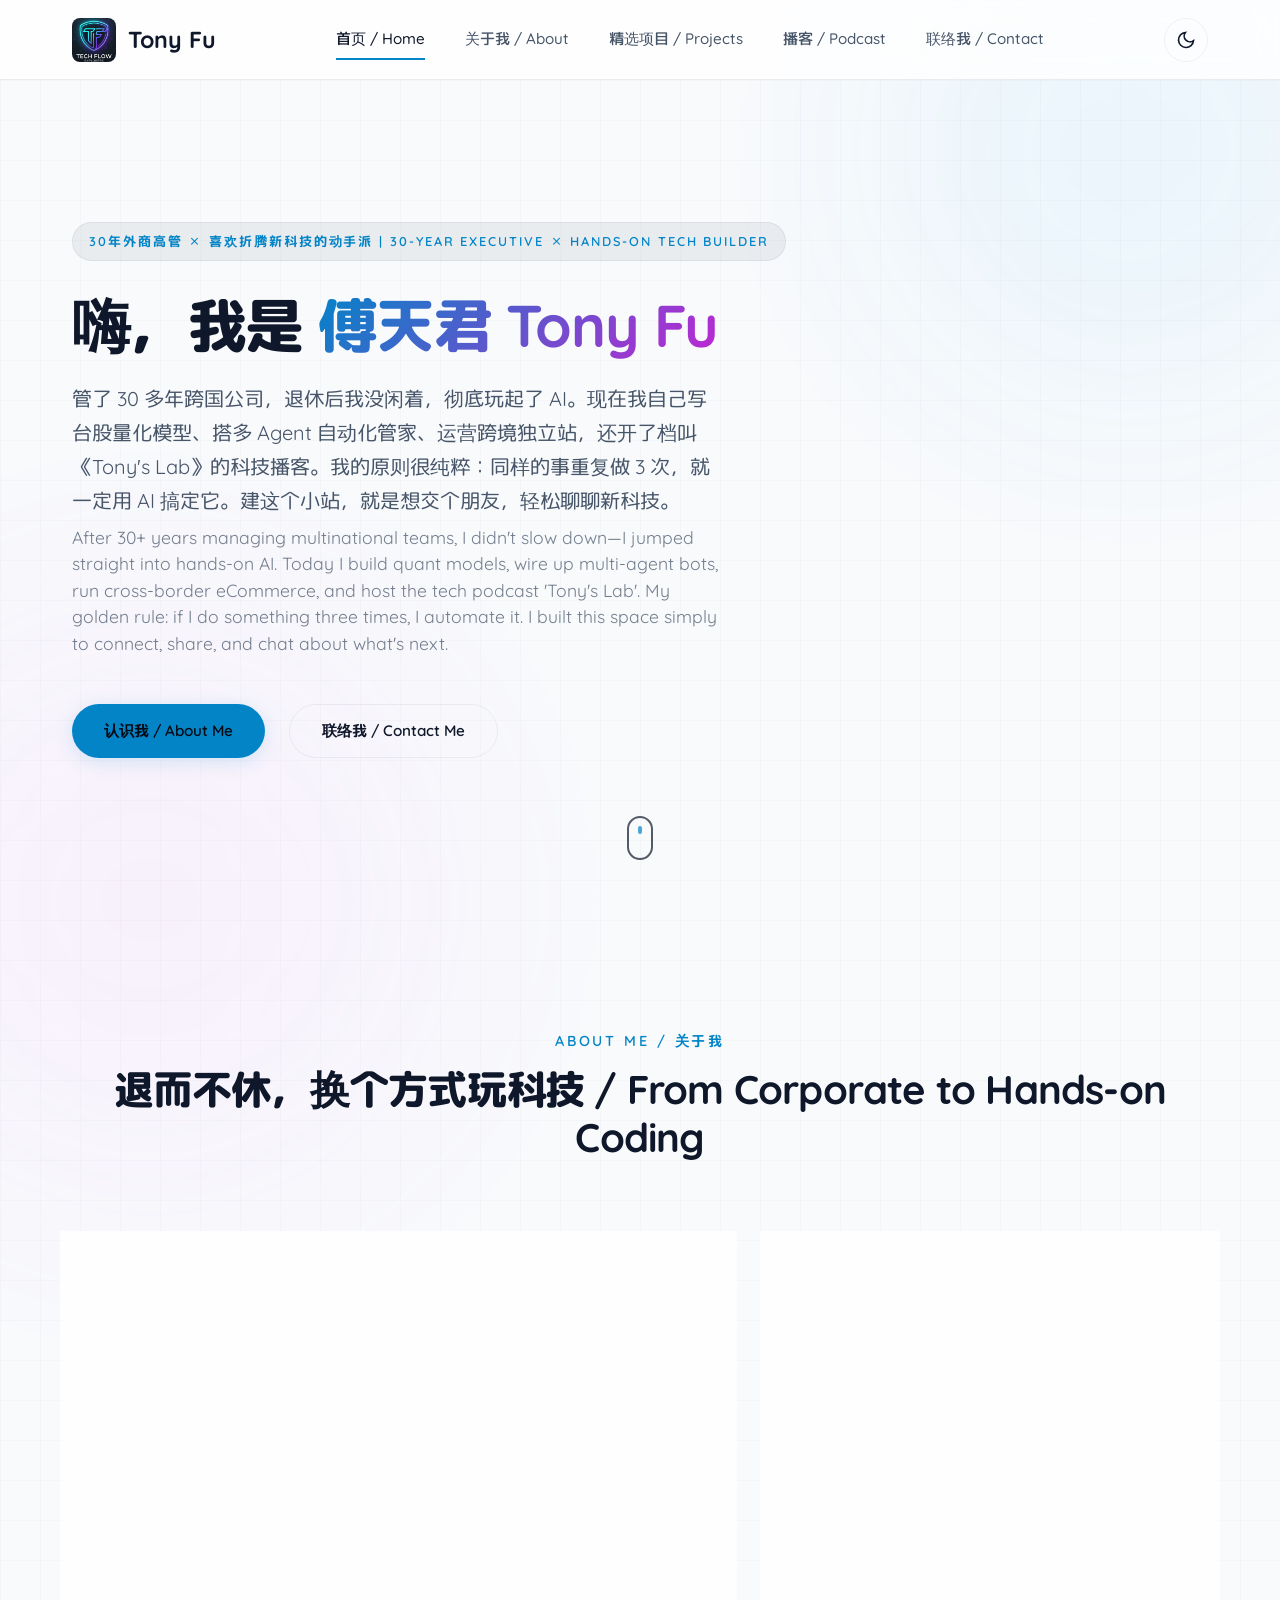
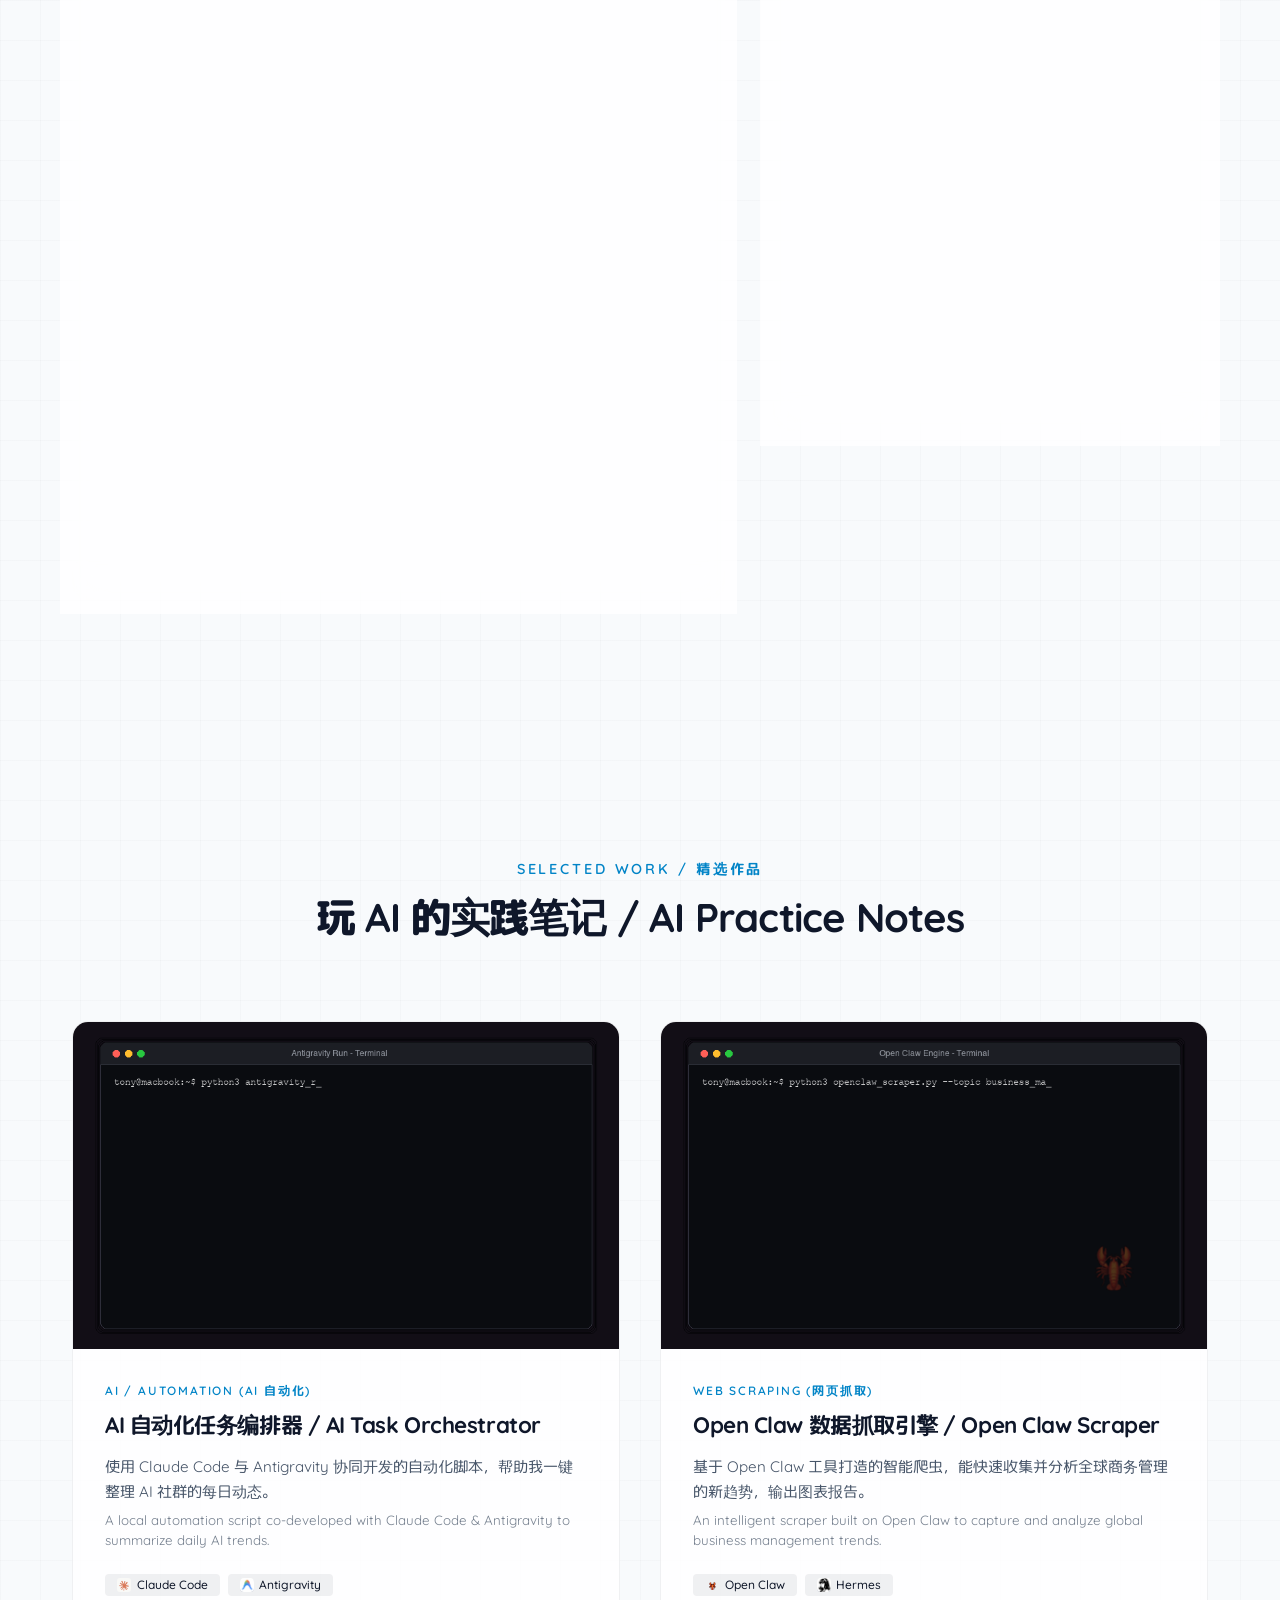
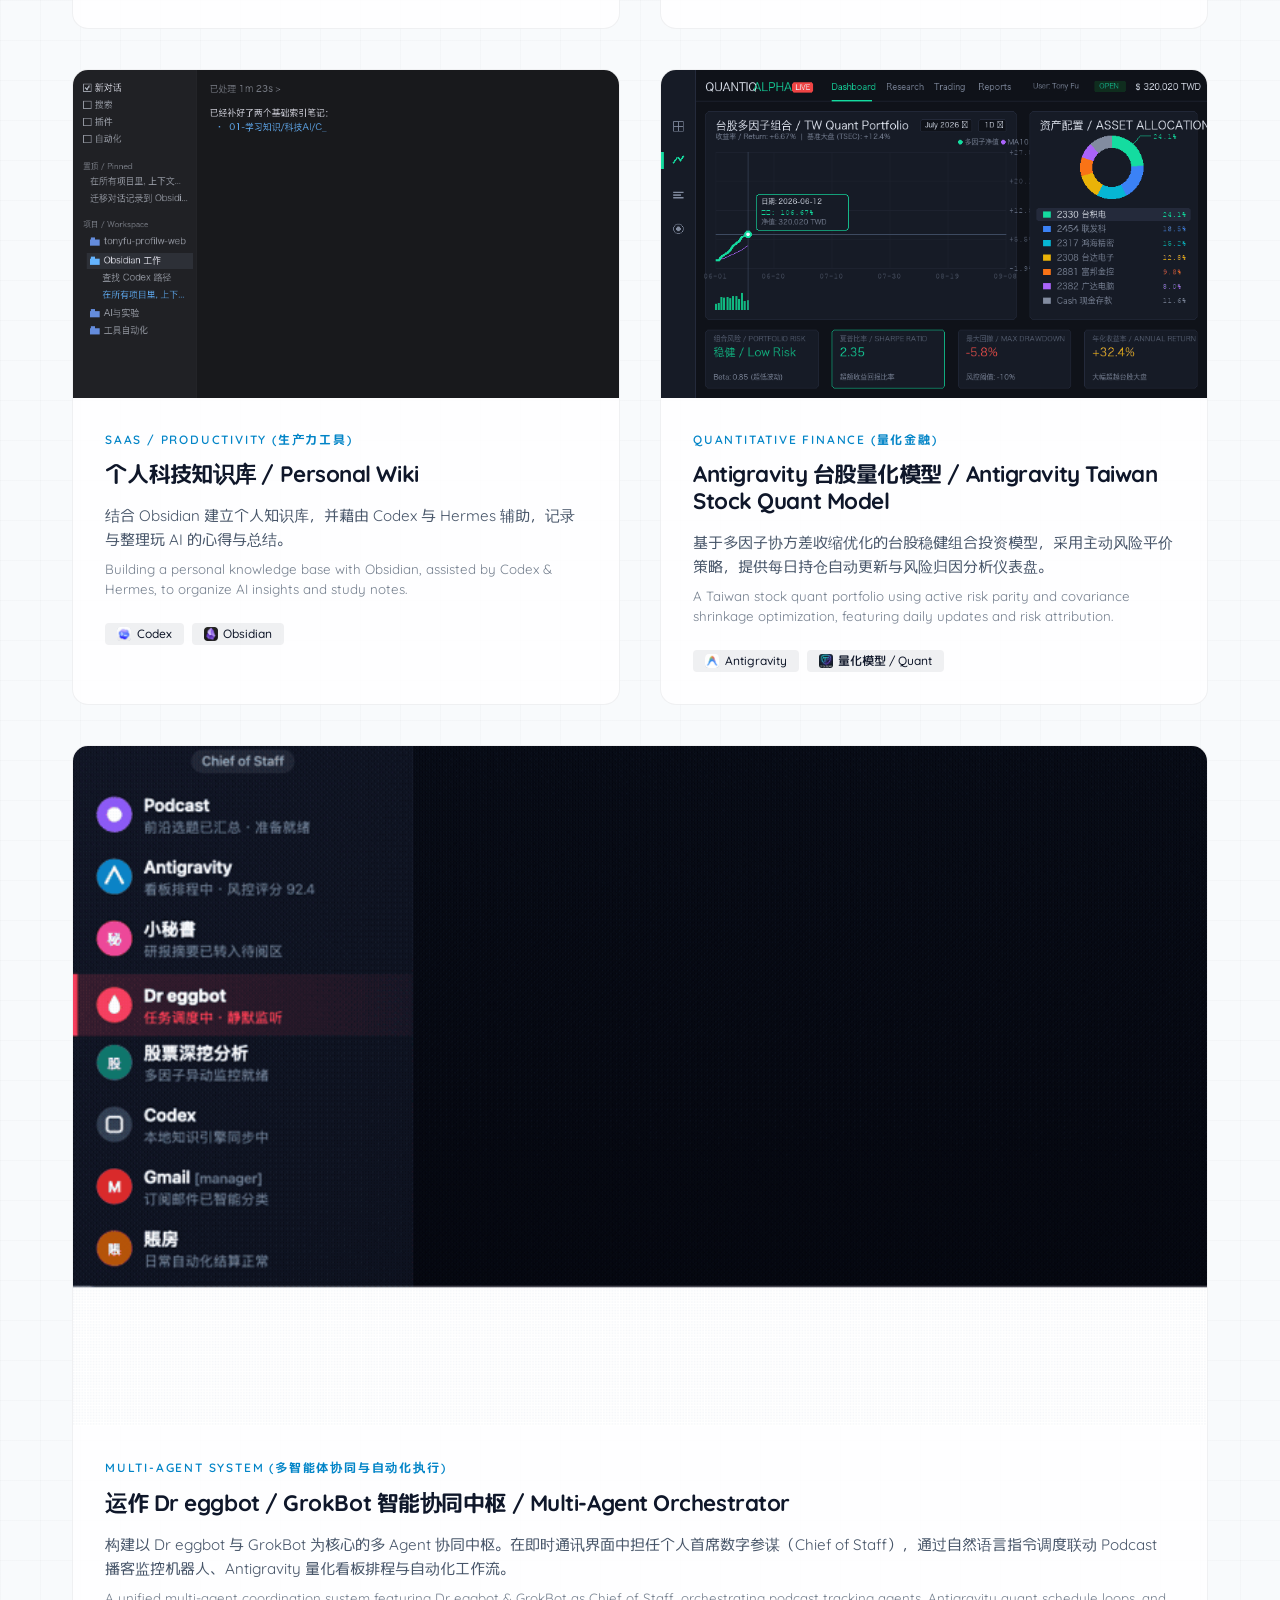
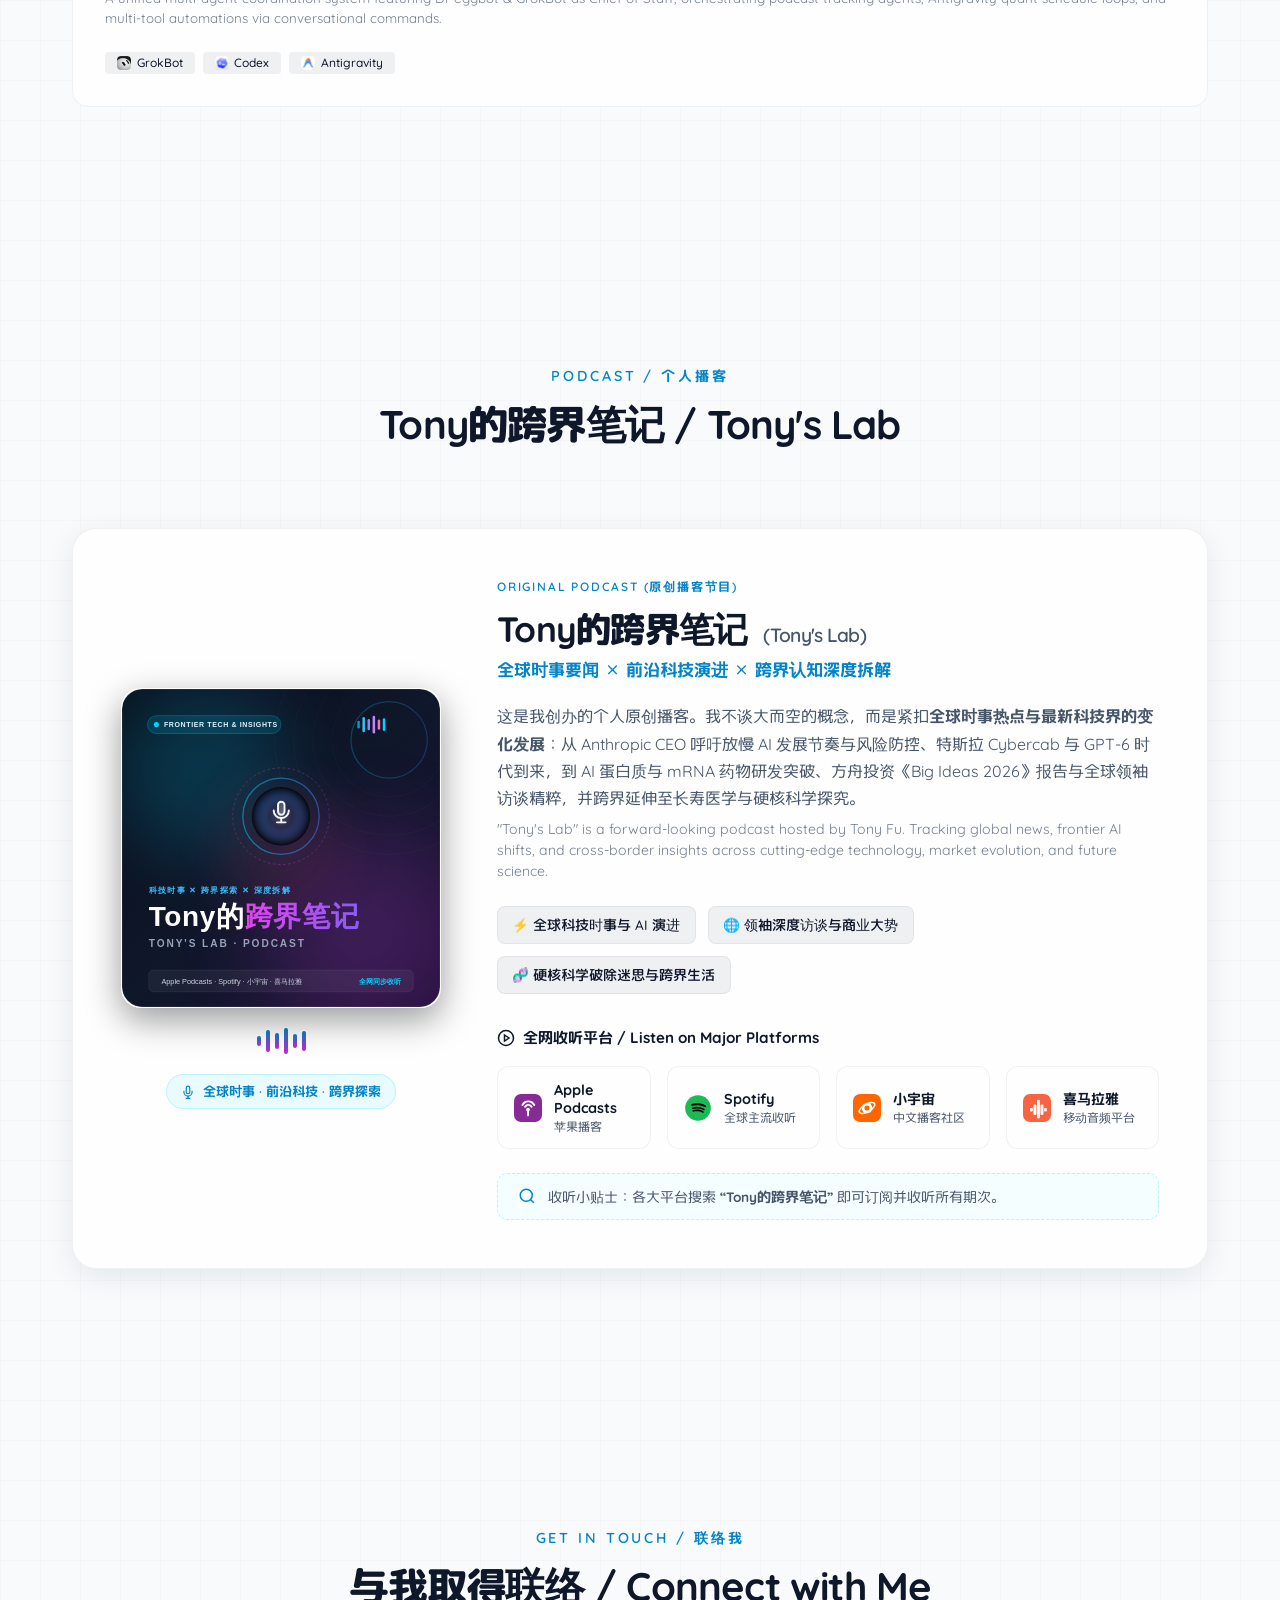
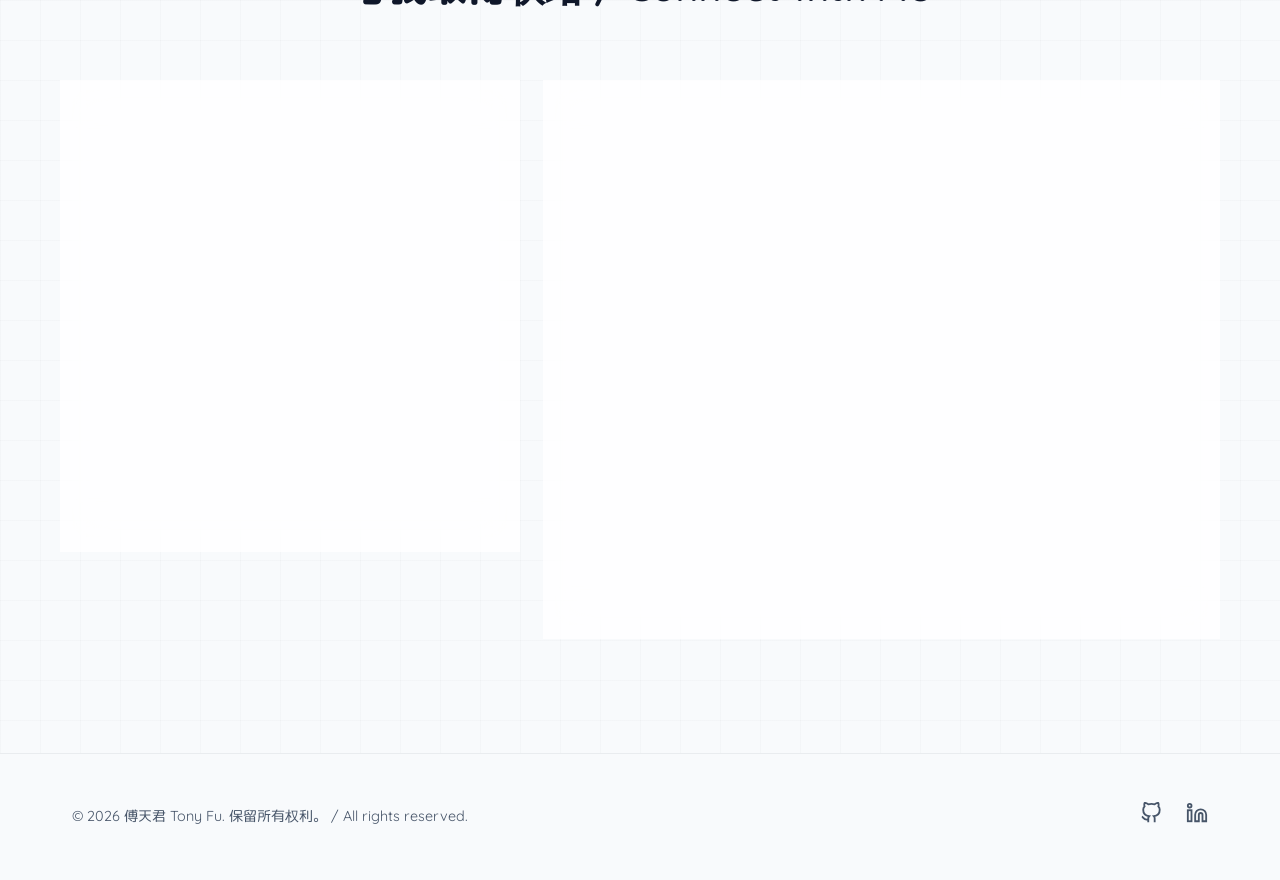
<file: index.html>
<!DOCTYPE html>
<html lang="zh-Hans" data-theme="dark">
<head>
    <meta charset="UTF-8">
    <meta name="viewport" content="width=device-width, initial-scale=1.0">
    <title>傅天君 Tony Fu | 个人网站</title>
    <meta name="description" content="傅天君 Tony Fu 个人网站。30年外商高管，喜欢自己折腾 AI、写台股量化模型、做跨境独立站，并主理《Tony's Lab》科技播客。">
    
    <!-- Open Graph / Facebook -->
    <meta property="og:type" content="website">
    <meta property="og:title" content="傅天君 Tony Fu | 30年外商高管 ✕ 喜欢折腾新科技的动手派">
    <meta property="og:description" content="傅天君 Tony Fu 个人网站。30年外商高管，喜欢自己折腾 AI、写台股量化模型、做跨境独立站，并主理《Tony's Lab》科技播客。">
    <meta property="og:image" content="https://images.unsplash.com/photo-1618005182384-a83a8bd57fbe?q=80&w=1200&auto=format&fit=crop">

    <!-- Google Fonts -->
    <link rel="preconnect" href="https://fonts.googleapis.com">
    <link rel="preconnect" href="https://fonts.gstatic.com" crossorigin>
    <link href="https://fonts.googleapis.com/css2?family=M+PLUS+Rounded+1c:wght@400;500;700;800&family=Quicksand:wght@400;500;600;700&display=swap" rel="stylesheet">

    <!-- Style Sheet -->
    <link rel="stylesheet" href="style.css?v=20261129000221">
</head>
<body>
    <!-- Background Elements for Premium Glow Effects -->
    <div class="glow-container">
        <div class="glow-orb orb-1"></div>
        <div class="glow-orb orb-2"></div>
    </div>

    <!-- Header Navigation -->
    <header class="header">
        <div class="nav-container">
            <a href="#" class="logo"><img src="logo-v3.png" alt="Tony Fu Logo" class="logo-img" width="44" height="44" style="width: 44px; height: 44px; border-radius: 8px; object-fit: cover;"><span class="logo-text">Tony Fu</span></a>
            
            <nav class="nav-menu" id="navMenu">
                <a href="#home" class="nav-link active">首页 / Home</a>
                <a href="#about" class="nav-link">关于我 / About</a>
                <a href="#projects" class="nav-link">精选项目 / Projects</a>
                <a href="#podcast" class="nav-link">播客 / Podcast</a>
                <a href="#contact" class="nav-link">联络我 / Contact</a>
            </nav>

            <div class="nav-actions">
                <!-- Theme Toggle Button -->
                <button id="themeToggle" class="theme-toggle-btn" aria-label="切换主题">
                    <!-- Sun Icon (SVG) -->
                    <svg class="sun-icon" xmlns="http://www.w3.org/2000/svg" viewBox="0 0 24 24" fill="none" stroke="currentColor" stroke-width="2">
                        <circle cx="12" cy="12" r="5"></circle>
                        <line x1="12" y1="1" x2="12" y2="3"></line>
                        <line x1="12" y1="21" x2="12" y2="23"></line>
                        <line x1="4.22" y1="4.22" x2="5.64" y2="5.64"></line>
                        <line x1="18.36" y1="18.36" x2="19.78" y2="19.78"></line>
                        <line x1="1" y1="12" x2="3" y2="12"></line>
                        <line x1="21" y1="12" x2="23" y2="12"></line>
                        <line x1="4.22" y1="19.78" x2="5.64" y2="18.36"></line>
                        <line x1="18.36" y1="5.64" x2="19.78" y2="4.22"></line>
                    </svg>
                    <!-- Moon Icon (SVG) -->
                    <svg class="moon-icon" xmlns="http://www.w3.org/2000/svg" viewBox="0 0 24 24" fill="none" stroke="currentColor" stroke-width="2">
                        <path d="M21 12.79A9 9 0 1 1 11.21 3 7 7 0 0 0 21 12.79z"></path>
                    </svg>
                </button>
                
                <!-- Mobile Menu Button -->
                <button class="mobile-menu-btn" id="mobileMenuBtn" aria-label="选单">
                    <span></span>
                    <span></span>
                    <span></span>
                </button>
            </div>
        </div>
    </header>

    <main>
        <!-- Hero Section -->
        <section id="home" class="hero-section">
            <div class="container">
                <div class="hero-content">
                    <span class="hero-badge animate-fade-in">30年外商高管 ✕ 喜欢折腾新科技的动手派 | 30-Year Executive ✕ Hands-on Tech Builder</span>
                    <h1 class="hero-title hero-title-small animate-slide-up">
                        嗨，我是 <span class="text-gradient">傅天君 Tony Fu</span>
                    </h1>
                    <p class="hero-description animate-slide-up-delayed">
                        管了 30 多年跨国公司，退休后我没闲着，彻底玩起了 AI。现在我自己写台股量化模型、搭多 Agent 自动化管家、运营跨境独立站，还开了档叫《Tony's Lab》的科技播客。我的原则很纯粹：同样的事重复做 3 次，就一定用 AI 搞定它。建这个小站，就是想交个朋友，轻松聊聊新科技。
                        <span class="en-text">After 30+ years managing multinational teams, I didn't slow down—I jumped straight into hands-on AI. Today I build quant models, wire up multi-agent bots, run cross-border eCommerce, and host the tech podcast 'Tony's Lab'. My golden rule: if I do something three times, I automate it. I built this space simply to connect, share, and chat about what's next.</span>
                    </p>
                    <div class="hero-actions animate-slide-up-delayed">
                        <a href="#about" class="btn btn-primary">认识我 / About Me</a>
                        <a href="#contact" class="btn btn-secondary">联络我 / Contact Me</a>
                    </div>
                </div>
            </div>
            <!-- Animated Scroll Indicator -->
            <a href="#about" class="scroll-down" aria-label="向下滚动">
                <div class="mouse">
                    <div class="wheel"></div>
                </div>
            </a>
        </section>

        <!-- About Section -->
        <section id="about" class="about-section section-padding">
            <div class="container">
                <div class="section-header">
                    <span class="section-subtitle">About Me / 关于我</span>
                    <h2 class="section-title">退而不休，换个方式玩科技 / From Corporate to Hands-on Coding</h2>
                </div>
                
                <div class="about-grid">
                    <div class="about-info card-blur reveal-left">
                        <h3>与 AI 共舞，探索无限可能 / Dancing with AI, Exploring Infinite Possibilities</h3>
                        <p>在职场前半生，我管了 30 多年外商跨国团队，经历过各种商业决策与数字化转型。到了现在这个 AI 时代，我更喜欢当一个自己动手的玩家，自己写代码、搭模型、调 Agent，把想法亲手做出来。
                            <span class="en-text">In my corporate career, I spent over 30 years leading global teams and driving digital transformation. When the AI wave hit, I didn't want to just watch—I wanted to roll up my sleeves, write code, build models, and wire up agents myself.</span>
                        </p>
                        <p>平时我给自己定了个小规矩：只要重复三次的琐碎事，就写个 AI 把它自动化。现在的我，一边维护着台股量化模型和跨境独立站，一边让 Dr eggbot / GrokBot 帮我调度日常工作，周末录录《Tony's Lab》播客聊聊前沿新趋势。把过去几十年的商业直觉，换成今天屏幕上一行行跑得通的逻辑，这种感觉非常有意思。
                            <span class="en-text">I live by a simple rule: if a task repeats three times, automate it. Between fine-tuning Taiwan stock quant models, running a cross-border store, having Dr eggbot & GrokBot coordinate daily routines, and recording 'Tony's Lab', turning decades of business instincts into working code has been pure fun.</span>
                        </p>
                        
                        <div class="experience-timeline">
                            <div class="timeline-item">
                                <div class="timeline-dot"></div>
                                <div class="timeline-date">2026 - 至今 / 2026 - Present</div>
                                <h4 class="timeline-title">爱折腾的 AI 动手派 ✕ 科技播客主理人 / Hands-on AI Builder & Podcaster</h4>
                                <p class="timeline-desc">自己写台股量化模型、搭多 Agent 自动化管家、做跨境电商，主理《Tony's Lab》聊前沿科技。
                                    <span class="en-text">Building quant models, multi-agent helpers, cross-border digital ventures, and hosting the 'Tony's Lab' tech podcast.</span>
                                </p>
                            </div>
                            <div class="timeline-item">
                                <div class="timeline-dot"></div>
                                <div class="timeline-date">1990 - 2025</div>
                                <h4 class="timeline-title">外商公司高层主管 / Corporate Executive Leader</h4>
                                <p class="timeline-desc">30 年跨国企业管理与团队领导经历，主导过不少大型业务开拓与数字化转型。
                                    <span class="en-text">Over 30 years of leadership in multinational enterprises, driving business expansion and digital transformation.</span>
                                </p>
                            </div>
                        </div>
                    </div>
                    
                    <div class="skills-container reveal-right">
                        <div class="skills-card card-blur">
                            <h3>我的特长与工具箱 / My Strengths & Toolkit</h3>
                            
                            <div class="skill-category">
                                <h4>常用的 AI 工具箱 / Daily AI Tools</h4>
                                <div class="skill-tags">
                                    <span class="skill-tag">Antigravity</span>
                                    <span class="skill-tag">Codex</span>
                                    <span class="skill-tag">Claude Code</span>
                                    <span class="skill-tag">Grok Bot</span>
                                    <span class="skill-tag">Open Claw</span>
                                    <span class="skill-tag">Hermes</span>
                                    <span class="skill-tag">Obsidian 工作流</span>
                                </div>
                            </div>
                            
                            <div class="skill-category">
                                <h4>平时在折腾的事 / What I Build & Run</h4>
                                <div class="skill-tags">
                                    <span class="skill-tag">台股量化模型 (主动风险平价)</span>
                                    <span class="skill-tag">多 Agent 自动化管家运维</span>
                                    <span class="skill-tag">跨境独立站出海运营</span>
                                    <span class="skill-tag">全栈 Web / App 独立开发</span>
                                    <span class="skill-tag">科技播客《Tony's Lab》</span>
                                </div>
                            </div>

                            <div class="skill-category">
                                <h4>过去 30 年积累 / 30+ Years Leadership</h4>
                                <div class="skill-tags">
                                    <span class="skill-tag">30+ 年跨国高管实战</span>
                                    <span class="skill-tag">跨国团队管理</span>
                                    <span class="skill-tag">商业决策与战略布局</span>
                                    <span class="skill-tag">企业数字化与落地推进</span>
                                </div>
                            </div>
                        </div>
                    </div>
                </div>
            </div>
        </section>

        <!-- Projects Section -->
        <section id="projects" class="projects-section section-padding">
            <div class="container">
                <div class="section-header">
                    <span class="section-subtitle">Selected Work / 精选作品</span>
                    <h2 class="section-title">玩 AI 的实践笔记 / AI Practice Notes</h2>
                </div>
                
                <div class="projects-grid">
                    <!-- Project 1 -->
                    <article class="project-card reveal-up">
                        <div class="project-image-wrapper">
                            <img src="antigravity-demo.gif" alt="Antigravity 自动化运行演示" class="project-image" loading="lazy">
                            <div class="project-overlay">
                                <a href="#" class="project-link" aria-label="查看项目详情">
                                    <svg xmlns="http://www.w3.org/2000/svg" viewBox="0 0 24 24" fill="none" stroke="currentColor" stroke-width="2">
                                        <path d="M18 13v6a2 2 0 0 1-2 2H5a2 2 0 0 1-2-2V8a2 2 0 0 1 2-2h6"></path>
                                        <polyline points="15 3 21 3 21 9"></polyline>
                                        <line x1="10" y1="14" x2="21" y2="3"></line>
                                    </svg>
                                </a>
                            </div>
                        </div>
                        <div class="project-info">
                            <span class="project-category">AI / Automation (AI 自动化)</span>
                            <h3 class="project-title">AI 自动化任务编排器 / AI Task Orchestrator</h3>
                            <p class="project-desc">使用 Claude Code 与 Antigravity 协同开发的自动化脚本，帮助我一键整理 AI 社群的每日动态。
                                <span class="en-text">A local automation script co-developed with Claude Code & Antigravity to summarize daily AI trends.</span>
                            </p>
                            <div class="project-tags">
                                <span class="project-tag-small"><img src="claude-icon.png" class="tag-icon-img" alt="Claude Code" width="14" height="14" style="width: 14px; height: 14px; object-fit: contain; border-radius: 3px; flex-shrink: 0;"><span>Claude Code</span></span>
                                <span class="project-tag-small"><img src="antigravity-icon.png" class="tag-icon-img" alt="Antigravity" width="14" height="14" style="width: 14px; height: 14px; object-fit: contain; border-radius: 3px; flex-shrink: 0;"><span>Antigravity</span></span>
                            </div>
                        </div>
                    </article>

                    <!-- Project 2 -->
                    <article class="project-card reveal-up" style="animation-delay: 0.1s;">
                        <div class="project-image-wrapper">
                            <img src="openclaw-demo-v4.gif" alt="Open Claw 爬虫运行演示" class="project-image" loading="lazy">
                            <div class="project-overlay">
                                <a href="#" class="project-link" aria-label="查看项目详情">
                                    <svg xmlns="http://www.w3.org/2000/svg" viewBox="0 0 24 24" fill="none" stroke="currentColor" stroke-width="2">
                                        <path d="M18 13v6a2 2 0 0 1-2 2H5a2 2 0 0 1-2-2V8a2 2 0 0 1 2-2h6"></path>
                                        <polyline points="15 3 21 3 21 9"></polyline>
                                        <line x1="10" y1="14" x2="21" y2="3"></line>
                                    </svg>
                                </a>
                            </div>
                        </div>
                        <div class="project-info">
                            <span class="project-category">Web Scraping (网页抓取)</span>
                            <h3 class="project-title">Open Claw 数据抓取引擎 / Open Claw Scraper</h3>
                            <p class="project-desc">基于 Open Claw 工具打造的智能爬虫，能快速收集并分析全球商务管理的新趋势，输出图表报告。
                                <span class="en-text">An intelligent scraper built on Open Claw to capture and analyze global business management trends.</span>
                            </p>
                            <div class="project-tags">
                                <span class="project-tag-small"><img src="open-claw-icon.png" class="tag-icon-img" alt="Open Claw" width="14" height="14" style="width: 14px; height: 14px; object-fit: contain; border-radius: 3px; flex-shrink: 0;"><span>Open Claw</span></span>
                                <span class="project-tag-small"><img src="hermes-icon.png" class="tag-icon-img" alt="Hermes" width="14" height="14" style="width: 14px; height: 14px; object-fit: contain; border-radius: 3px; flex-shrink: 0;"><span>Hermes</span></span>
                            </div>
                        </div>
                    </article>

                    <!-- Project 3 -->
                    <article class="project-card reveal-up" style="animation-delay: 0.2s;">
                        <div class="project-image-wrapper">
                            <img src="wiki-demo-v4.gif" alt="Obsidian 知识库同步演示" class="project-image" loading="lazy">
                            <div class="project-overlay">
                                <a href="#" class="project-link" aria-label="查看项目详情">
                                    <svg xmlns="http://www.w3.org/2000/svg" viewBox="0 0 24 24" fill="none" stroke="currentColor" stroke-width="2">
                                        <path d="M18 13v6a2 2 0 0 1-2 2H5a2 2 0 0 1-2-2V8a2 2 0 0 1 2-2h6"></path>
                                        <polyline points="15 3 21 3 21 9"></polyline>
                                        <line x1="10" y1="14" x2="21" y2="3"></line>
                                    </svg>
                                </a>
                            </div>
                        </div>
                        <div class="project-info">
                            <span class="project-category">SaaS / Productivity (生产力工具)</span>
                            <h3 class="project-title">个人科技知识库 / Personal Wiki</h3>
                            <p class="project-desc">结合 Obsidian 建立个人知识库，并藉由 Codex 与 Hermes 辅助，记录与整理玩 AI 的心得与总结。
                                <span class="en-text">Building a personal knowledge base with Obsidian, assisted by Codex & Hermes, to organize AI insights and study notes.</span>
                            </p>
                            <div class="project-tags">
                                <span class="project-tag-small"><img src="codex-icon.png" class="tag-icon-img" alt="Codex" width="14" height="14" style="width: 14px; height: 14px; object-fit: contain; border-radius: 3px; flex-shrink: 0;"><span>Codex</span></span>
                                <span class="project-tag-small"><img src="obsidian-icon.png" class="tag-icon-img" alt="Obsidian" width="14" height="14" style="width: 14px; height: 14px; object-fit: contain; border-radius: 3px; flex-shrink: 0;"><span>Obsidian</span></span>
                            </div>
                        </div>
                    </article>

                    <!-- Project 4 -->
                    <article class="project-card reveal-up" style="animation-delay: 0.3s;">
                        <div class="project-image-wrapper">
                            <img src="dashboard-demo.gif" alt="Antigravity 台股量化模型仪表盘演示" class="project-image" loading="lazy">
                            <div class="project-overlay">
                                <a href="/dashboard/index.html?v=20261129000221" class="project-link" aria-label="查看项目详情">
                                    <svg xmlns="http://www.w3.org/2000/svg" viewBox="0 0 24 24" fill="none" stroke="currentColor" stroke-width="2">
                                        <path d="M18 13v6a2 2 0 0 1-2 2H5a2 2 0 0 1-2-2V8a2 2 0 0 1 2-2h6"></path>
                                        <polyline points="15 3 21 3 21 9"></polyline>
                                        <line x1="10" y1="14" x2="21" y2="3"></line>
                                    </svg>
                                </a>
                            </div>
                        </div>
                        <div class="project-info">
                            <span class="project-category">Quantitative Finance (量化金融)</span>
                            <h3 class="project-title">Antigravity 台股量化模型 / Antigravity Taiwan Stock Quant Model</h3>
                            <p class="project-desc">基于多因子协方差收缩优化的台股稳健组合投资模型，采用主动风险平价策略，提供每日持仓自动更新与风险归因分析仪表盘。
                                <span class="en-text">A Taiwan stock quant portfolio using active risk parity and covariance shrinkage optimization, featuring daily updates and risk attribution.</span>
                            </p>
                            <div class="project-tags">
                                <span class="project-tag-small"><img src="antigravity-icon.png" class="tag-icon-img" alt="Antigravity" width="14" height="14" style="width: 14px; height: 14px; object-fit: contain; border-radius: 3px; flex-shrink: 0;"><span>Antigravity</span></span>
                                <span class="project-tag-small"><img src="logo-v3.png" class="tag-icon-img" alt="Quant" width="14" height="14" style="width: 14px; height: 14px; object-fit: contain; border-radius: 3px; flex-shrink: 0;"><span>量化模型 / Quant</span></span>
                            </div>
                        </div>
                    </article>

                    <!-- Project 5: GrokBot Featured Full Width -->
                    <article class="project-card featured-full reveal-up" style="animation-delay: 0.4s;">
                        <div class="project-image-wrapper">
                            <img src="grokbot-demo.gif" alt="Dr eggbot 与 GrokBot 多智能体协同调度动画演示" class="project-image" loading="lazy">
                            <div class="project-overlay">
                                <a href="#" class="project-link" aria-label="查看项目详情">
                                    <svg xmlns="http://www.w3.org/2000/svg" viewBox="0 0 24 24" fill="none" stroke="currentColor" stroke-width="2">
                                        <path d="M18 13v6a2 2 0 0 1-2 2H5a2 2 0 0 1-2-2V8a2 2 0 0 1 2-2h6"></path>
                                        <polyline points="15 3 21 3 21 9"></polyline>
                                        <line x1="10" y1="14" x2="21" y2="3"></line>
                                    </svg>
                                </a>
                            </div>
                        </div>
                        <div class="project-info">
                            <span class="project-category">Multi-Agent System (多智能体协同与自动化执行)</span>
                            <h3 class="project-title">运作 Dr eggbot / GrokBot 智能协同中枢 / Multi-Agent Orchestrator</h3>
                            <p class="project-desc">构建以 Dr eggbot 与 GrokBot 为核心的多 Agent 协同中枢。在即时通讯界面中担任个人首席数字参谋（Chief of Staff），通过自然语言指令调度联动 Podcast 播客监控机器人、Antigravity 量化看板排程与自动化工作流。
                                <span class="en-text">A unified multi-agent coordination system featuring Dr eggbot & GrokBot as Chief of Staff, orchestrating podcast tracking agents, Antigravity quant schedule loops, and multi-tool automations via conversational commands.</span>
                            </p>
                            <div class="project-tags">
                                <span class="project-tag-small"><img src="grok-icon.png" class="tag-icon-img" alt="GrokBot" width="14" height="14" style="width: 14px; height: 14px; object-fit: contain; border-radius: 3px; flex-shrink: 0;"><span>GrokBot</span></span>
                                <span class="project-tag-small"><img src="codex-icon.png" class="tag-icon-img" alt="Codex" width="14" height="14" style="width: 14px; height: 14px; object-fit: contain; border-radius: 3px; flex-shrink: 0;"><span>Codex</span></span>
                                <span class="project-tag-small"><img src="antigravity-icon.png" class="tag-icon-img" alt="Antigravity" width="14" height="14" style="width: 14px; height: 14px; object-fit: contain; border-radius: 3px; flex-shrink: 0;"><span>Antigravity</span></span>
                            </div>
                        </div>
                    </article>
                </div>
            </div>
        </section>

        <!-- Podcast Section -->
        <section id="podcast" class="podcast-section section-padding">
            <div class="container">
                <div class="section-header">
                    <span class="section-subtitle">Podcast / 个人播客</span>
                    <h2 class="section-title">Tony的跨界笔记 / Tony's Lab</h2>
                </div>

                <div class="podcast-wrapper card-blur reveal-up">
                    <div class="podcast-container-grid">
                        <!-- Left Column: Cover & Sound Animation -->
                        <div class="podcast-visual-col">
                            <div class="podcast-cover-box">
                                <img src="podcast-cover.svg" alt="Tony的跨界笔记 Tony's Lab 播客封面" class="podcast-cover-img" loading="lazy">
                            </div>
                            <div class="sound-wave-bar-container" aria-hidden="true">
                                <div class="sound-wave-bar"></div>
                                <div class="sound-wave-bar"></div>
                                <div class="sound-wave-bar"></div>
                                <div class="sound-wave-bar"></div>
                                <div class="sound-wave-bar"></div>
                                <div class="sound-wave-bar"></div>
                            </div>
                            <div class="podcast-meta-badge">
                                <svg xmlns="http://www.w3.org/2000/svg" width="14" height="14" viewBox="0 0 24 24" fill="none" stroke="currentColor" stroke-width="2">
                                    <path d="M12 2a3 3 0 0 0-3 3v7a3 3 0 0 0 6 0V5a3 3 0 0 0-3-3z"></path>
                                    <path d="M19 10v2a7 7 0 0 1-14 0v-2"></path>
                                    <line x1="12" y1="19" x2="12" y2="23"></line>
                                    <line x1="8" y1="23" x2="16" y2="23"></line>
                                </svg>
                                <span>全球时事 · 前沿科技 · 跨界探索</span>
                            </div>
                        </div>

                        <!-- Right Column: Details & Platforms -->
                        <div class="podcast-content-col">
                            <span class="project-category">Original Podcast (原创播客节目)</span>
                            <h3 class="podcast-title">Tony的跨界笔记 <span style="font-size: 1.2rem; font-weight: 600; color: var(--text-secondary); margin-left: 0.4rem;">(Tony's Lab)</span></h3>
                            <p class="podcast-tagline">全球时事要闻 ✕ 前沿科技演进 ✕ 跨界认知深度拆解</p>
                            
                            <p class="podcast-desc-text">
                                这是我创办的个人原创播客。我不谈大而空的概念，而是紧扣<strong>全球时事热点与最新科技界的变化发展</strong>：从 Anthropic CEO 呼吁放慢 AI 发展节奏与风险防控、特斯拉 Cybercab 与 GPT-6 时代到来，到 AI 蛋白质与 mRNA 药物研发突破、方舟投资《Big Ideas 2026》报告与全球领袖访谈精粹，并跨界延伸至长寿医学与硬核科学探究。
                                <span class="en-text">"Tony's Lab" is a forward-looking podcast hosted by Tony Fu. Tracking global news, frontier AI shifts, and cross-border insights across cutting-edge technology, market evolution, and future science.</span>
                            </p>

                            <div class="podcast-focus-list">
                                <span class="podcast-focus-item">⚡ 全球科技时事与 AI 演进</span>
                                <span class="podcast-focus-item">🌐 领袖深度访谈与商业大势</span>
                                <span class="podcast-focus-item">🧬 硬核科学破除迷思与跨界生活</span>
                            </div>

                            <div class="podcast-platforms-heading">
                                <svg xmlns="http://www.w3.org/2000/svg" width="18" height="18" viewBox="0 0 24 24" fill="none" stroke="currentColor" stroke-width="2">
                                    <circle cx="12" cy="12" r="10"></circle>
                                    <polygon points="10 8 16 12 10 16 10 8"></polygon>
                                </svg>
                                <span>全网收听平台 / Listen on Major Platforms</span>
                            </div>

                            <div class="podcast-platforms-grid">
                                <!-- Apple Podcasts -->
                                <a href="https://podcasts.apple.com" target="_blank" rel="noopener noreferrer" class="platform-card apple-podcasts">
                                    <div class="platform-icon">
                                        <svg viewBox="0 0 24 24" fill="none" xmlns="http://www.w3.org/2000/svg">
                                            <rect width="24" height="24" rx="6" fill="#872b96"/>
                                            <path d="M12 5.5c-2.4 0-4.5 1.4-5.5 3.5-.2.5 0 1 .5 1.2.5.2 1 0 1.2-.5.7-1.6 2.3-2.7 4.1-2.7s3.4 1.1 4.1 2.7c.2.5.7.7 1.2.5.5-.2.7-.7.5-1.2-1-2.1-3.1-3.5-5.6-3.5zm0 3c-1.4 0-2.6.8-3.2 2-.2.5 0 1 .5 1.2.5.2 1 0 1.2-.5.3-.6 1-1.2 1.8-1.2s1.5.6 1.8 1.2c.2.5.7.7 1.2.5.5-.2.7-.7.5-1.2-.6-1.2-1.8-2-3.8-2zm0 3.2c-.9 0-1.6.7-1.6 1.6 0 .6.3 1.1.8 1.4v3.8c0 .4.3.7.8.7s.8-.3.8-.7v-3.8c.5-.3.8-.8.8-1.4 0-.9-.7-1.6-1.6-1.6z" fill="#ffffff"/>
                                        </svg>
                                    </div>
                                    <div class="platform-texts">
                                        <span class="platform-name">Apple Podcasts</span>
                                        <span class="platform-sub">苹果播客</span>
                                    </div>
                                </a>

                                <!-- Spotify -->
                                <a href="https://open.spotify.com" target="_blank" rel="noopener noreferrer" class="platform-card spotify">
                                    <div class="platform-icon">
                                        <svg viewBox="0 0 24 24" fill="none" xmlns="http://www.w3.org/2000/svg">
                                            <circle cx="12" cy="12" r="11" fill="#1DB954"/>
                                            <path d="M16.5 16.2c-.2 0-.4-.1-.5-.2-2.1-1.3-4.8-1.6-8-0.9-.4.1-.7-.2-.8-.5-.1-.4.2-.7.5-.8 3.5-.8 6.5-.5 8.9 1 .3.2.4.6.2.9-.1.3-.3.5-.3.5zm1.1-2.5c-.2.3-.6.4-.9.2-2.4-1.5-6.1-1.9-8.9-1-.4.1-.8-.1-.9-.5-.1-.4.1-.8.5-.9 3.2-1 7.3-.5 10 1.2.3.2.4.6.2 1zm.1-2.6c-2.9-1.7-7.7-1.9-10.5-1-.4.1-.9-.1-1-.5-.1-.4.1-.9.5-1 3.3-1 8.6-.8 11.9 1.2.4.2.5.7.3 1.1-.2.3-.8.4-1.2.2z" fill="#000000"/>
                                        </svg>
                                    </div>
                                    <div class="platform-texts">
                                        <span class="platform-name">Spotify</span>
                                        <span class="platform-sub">全球主流收听</span>
                                    </div>
                                </a>

                                <!-- 小宇宙 -->
                                <a href="https://www.xiaoyuzhoufm.com" target="_blank" rel="noopener noreferrer" class="platform-card xiaoyuzhou">
                                    <div class="platform-icon">
                                        <svg viewBox="0 0 24 24" fill="none" xmlns="http://www.w3.org/2000/svg">
                                            <rect width="24" height="24" rx="6" fill="#FF6600"/>
                                            <circle cx="12" cy="12" r="4.5" fill="#ffffff"/>
                                            <circle cx="12" cy="12" r="2.2" fill="#FF6600"/>
                                            <ellipse cx="12" cy="12" rx="7.5" ry="3.2" transform="rotate(-30 12 12)" stroke="#ffffff" stroke-width="1.3" fill="none"/>
                                        </svg>
                                    </div>
                                    <div class="platform-texts">
                                        <span class="platform-name">小宇宙</span>
                                        <span class="platform-sub">中文播客社区</span>
                                    </div>
                                </a>

                                <!-- 喜马拉雅 -->
                                <a href="https://www.ximalaya.com" target="_blank" rel="noopener noreferrer" class="platform-card ximalaya">
                                    <div class="platform-icon">
                                        <svg viewBox="0 0 24 24" fill="none" xmlns="http://www.w3.org/2000/svg">
                                            <rect width="24" height="24" rx="6" fill="#F86442"/>
                                            <path d="M6 13a1 1 0 0 1 1-1h.5a1 1 0 0 1 1 1v1a1 1 0 0 1-1 1H7a1 1 0 0 1-1-1v-1zm3-3a1 1 0 0 1 1-1h.5a1 1 0 0 1 1 1v7a1 1 0 0 1-1 1H10a1 1 0 0 1-1-1v-7zm3-4a1 1 0 0 1 1-1h.5a1 1 0 0 1 1 1v14a1 1 0 0 1-1 1H13a1 1 0 0 1-1-1V6zm3 4a1 1 0 0 1 1-1h.5a1 1 0 0 1 1 1v7a1 1 0 0 1-1 1H16a1 1 0 0 1-1-1v-7zm3 3a1 1 0 0 1 1-1h.5a1 1 0 0 1 1 1v1a1 1 0 0 1-1 1H19a1 1 0 0 1-1-1v-1z" fill="#ffffff"/>
                                        </svg>
                                    </div>
                                    <div class="platform-texts">
                                        <span class="platform-name">喜马拉雅</span>
                                        <span class="platform-sub">移动音频平台</span>
                                    </div>
                                </a>
                            </div>

                            <div class="podcast-search-tip">
                                <svg xmlns="http://www.w3.org/2000/svg" viewBox="0 0 24 24" fill="none" stroke="currentColor" stroke-width="2">
                                    <circle cx="11" cy="11" r="8"></circle>
                                    <line x1="21" y1="21" x2="16.65" y2="16.65"></line>
                                </svg>
                                <span>收听小贴士：各大平台搜索 <strong>“Tony的跨界笔记”</strong> 即可订阅并收听所有期次。</span>
                            </div>
                        </div>
                    </div>
                </div>
            </div>
        </section>

        <!-- Contact Section -->
        <section id="contact" class="contact-section section-padding">
            <div class="container">
                <div class="section-header">
                    <span class="section-subtitle">Get In Touch / 联络我</span>
                    <h2 class="section-title">与我取得联络 / Connect with Me</h2>
                </div>

                <div class="contact-grid">
                    <div class="contact-card card-blur reveal-left">
                        <h3>聊聊科技与管理！ / Let's Talk!</h3>
                        <p>无论您是想互相交流 AI 工具使用心得，还是对跨国管理经验感兴趣，都非常欢迎与我联系！
                            <span class="en-text">Whether you want to exchange AI tips or discuss global management, feel free to drop a line!</span>
                        </p>
                        
                        <div class="contact-methods">
                            <div class="contact-method-item">
                                <div class="icon-wrapper">
                                    <svg xmlns="http://www.w3.org/2000/svg" viewBox="0 0 24 24" fill="none" stroke="currentColor" stroke-width="2">
                                        <path d="M4 4h16c1.1 0 2 .9 2 2v12c0 1.1-.9 2-2 2H4c-1.1 0-2-.9-2-2V6c0-1.1.9-2 2-2z"></path>
                                        <polyline points="22,6 12,13 2,6"></polyline>
                                    </svg>
                                </div>
                                <div class="method-text">
                                    <span class="method-label">电子信箱 / Email</span>
                                    <a href="mailto:contact@futienchun.com" class="method-value">contact@futienchun.com</a>
                                </div>
                            </div>
                            <div class="contact-method-item">
                                <div class="icon-wrapper">
                                    <svg xmlns="http://www.w3.org/2000/svg" viewBox="0 0 24 24" fill="none" stroke="currentColor" stroke-width="2">
                                        <path d="M21 10c0 7-9 13-9 13s-9-6-9-13a9 9 0 0 1 18 0z"></path>
                                        <circle cx="12" cy="10" r="3"></circle>
                                    </svg>
                                </div>
                                <div class="method-text">
                                    <span class="method-label">所在地 / Location</span>
                                    <span class="method-value">上海 &amp; 台北 / Shanghai &amp; Taipei</span>
                                </div>
                            </div>
                        </div>
                    </div>

                    <div class="contact-form-container card-blur reveal-right">
                        <form id="contactForm" class="contact-form">
                            <div class="form-group">
                                <label for="name">您的姓名 Name</label>
                                <input type="text" id="name" name="name" required placeholder="例如：王小明 / e.g. Wang Xiaoming">
                            </div>
                            <div class="form-group">
                                <label for="email">您的电子信箱 Email</label>
                                <input type="email" id="email" name="email" required placeholder="例如：example@gmail.com / e.g. name@example.com">
                            </div>
                            <div class="form-group">
                                <label for="message">消息内容 Message</label>
                                <textarea id="message" name="message" rows="5" required placeholder="请输入您想对我说的话... / Please enter your message..."></textarea>
                            </div>
                            <button type="submit" class="btn btn-primary btn-block">发送消息 / Send Message</button>
                        </form>
                    </div>
                </div>
            </div>
        </section>
    </main>

    <!-- Footer -->
    <footer class="footer">
        <div class="container footer-content">
            <p>&copy; 2026 傅天君 Tony Fu. 保留所有权利。 / All rights reserved.</p>
            <div class="social-links">
                <a href="https://github.com" target="_blank" rel="noopener noreferrer" aria-label="GitHub">
                    <svg xmlns="http://www.w3.org/2000/svg" viewBox="0 0 24 24" fill="none" stroke="currentColor" stroke-width="2">
                        <path d="M9 19c-5 1.5-5-2.5-7-3m14 6v-3.87a3.37 3.37 0 0 0-.94-2.61c3.14-.35 6.44-1.54 6.44-7A5.44 5.44 0 0 0 20 4.77 5.07 5.07 0 0 0 19.91 1S18.73.65 16 2.48a13.38 13.38 0 0 0-7 0C6.27.65 5.09 1 5.09 1A5.07 5.07 0 0 0 5 4.77a5.44 5.44 0 0 0-1.5 3.78c0 5.42 3.3 6.61 6.44 7A3.37 3.37 0 0 0 9 18.13V22"></path>
                    </svg>
                </a>
                <a href="https://linkedin.com" target="_blank" rel="noopener noreferrer" aria-label="LinkedIn">
                    <svg xmlns="http://www.w3.org/2000/svg" viewBox="0 0 24 24" fill="none" stroke="currentColor" stroke-width="2">
                        <path d="M16 8a6 6 0 0 1 6 6v7h-4v-7a2 2 0 0 0-2-2 2 2 0 0 0-2 2v7h-4v-7a6 6 0 0 1 6-6z"></path>
                        <rect x="2" y="9" width="4" height="12"></rect>
                        <circle cx="4" cy="4" r="2"></circle>
                    </svg>
                </a>
            </div>
        </div>
    </footer>

    <!-- JavaScript -->
    <script src="script.js?v=20261129000221"></script>
</body>
</html>
</file>
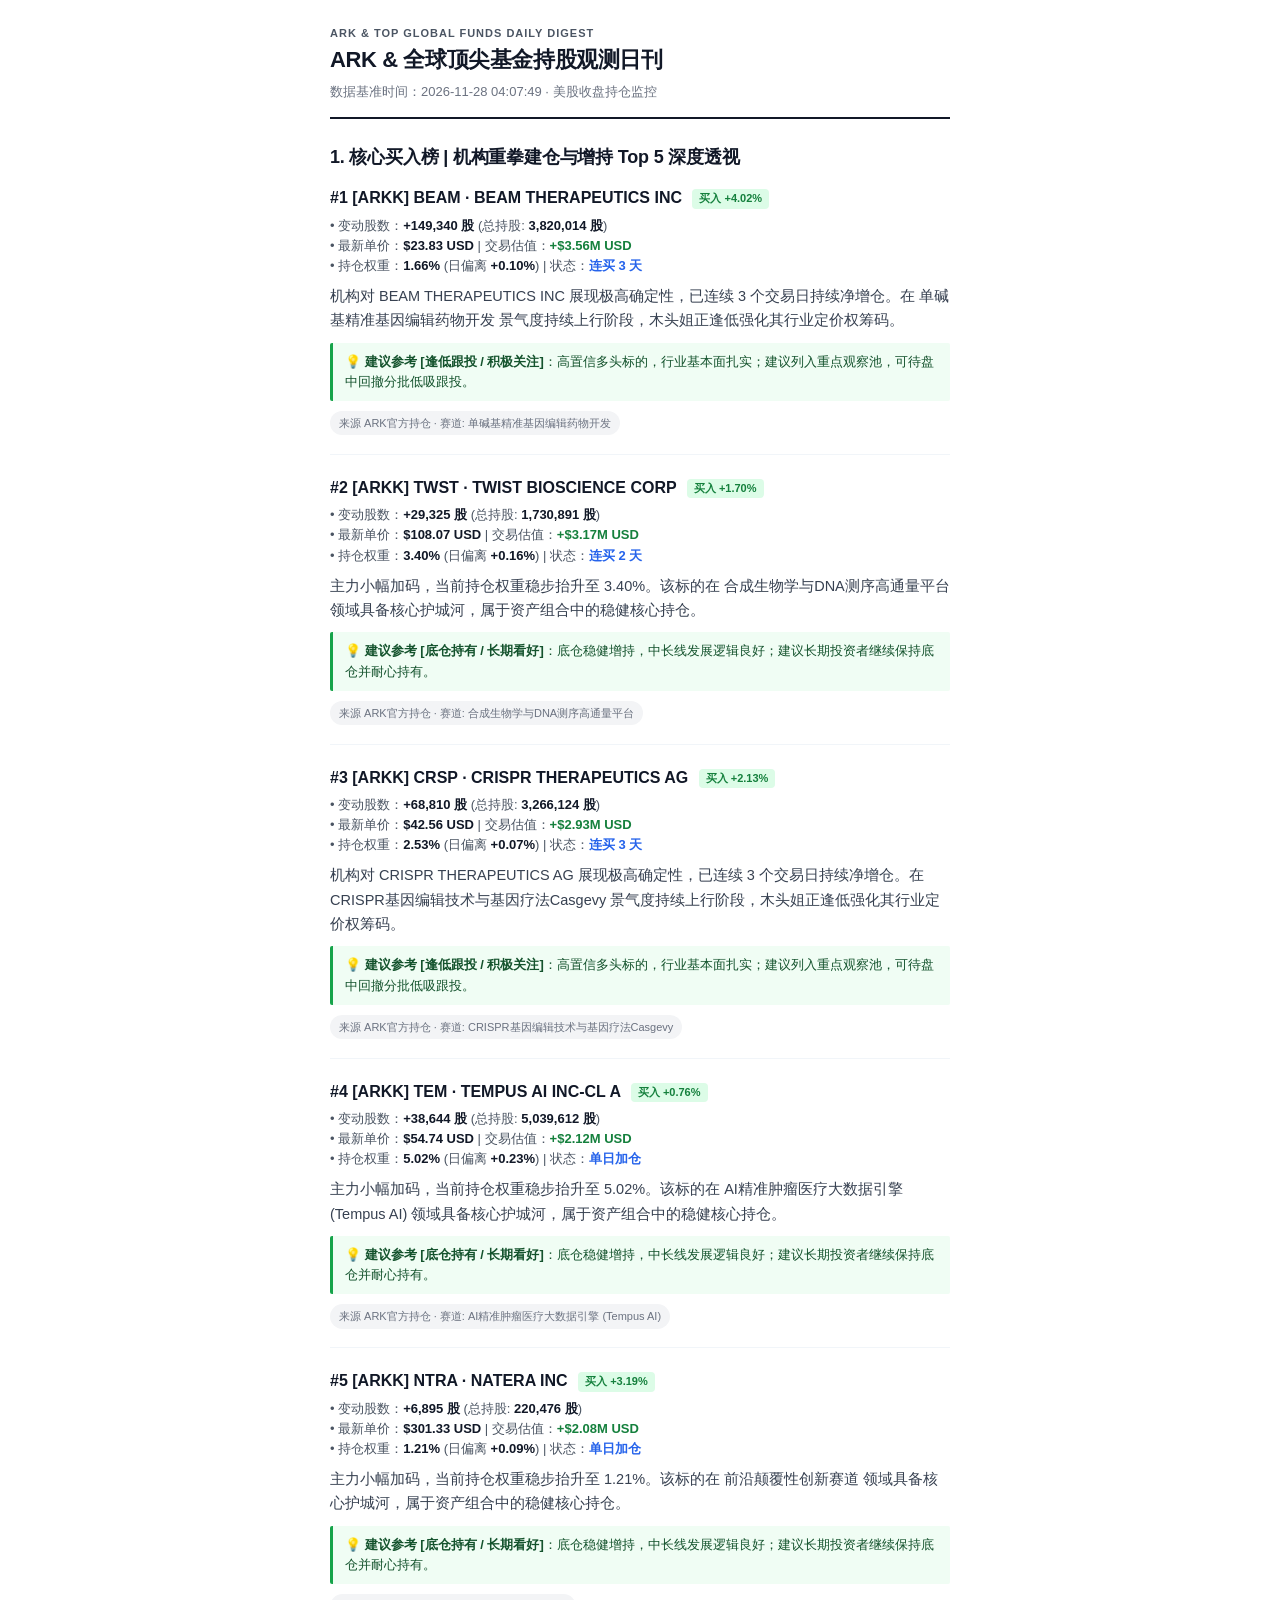
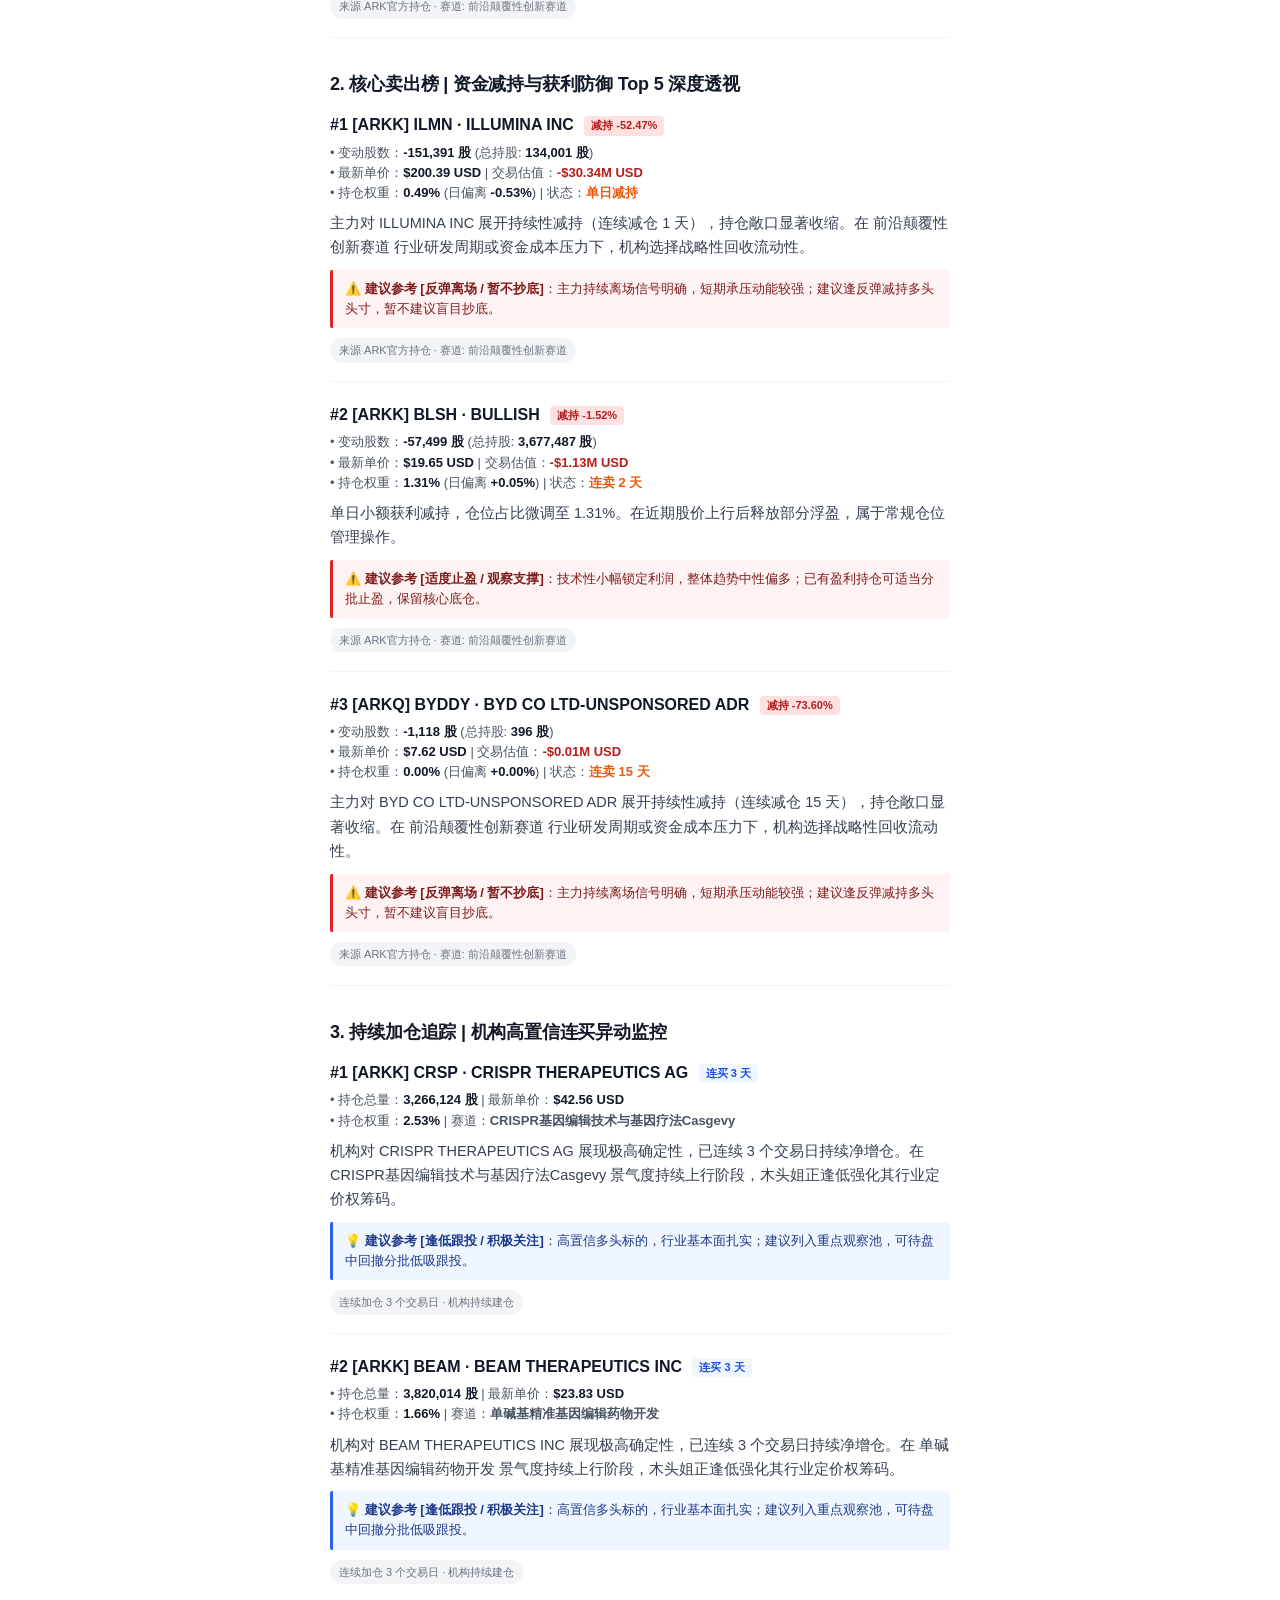
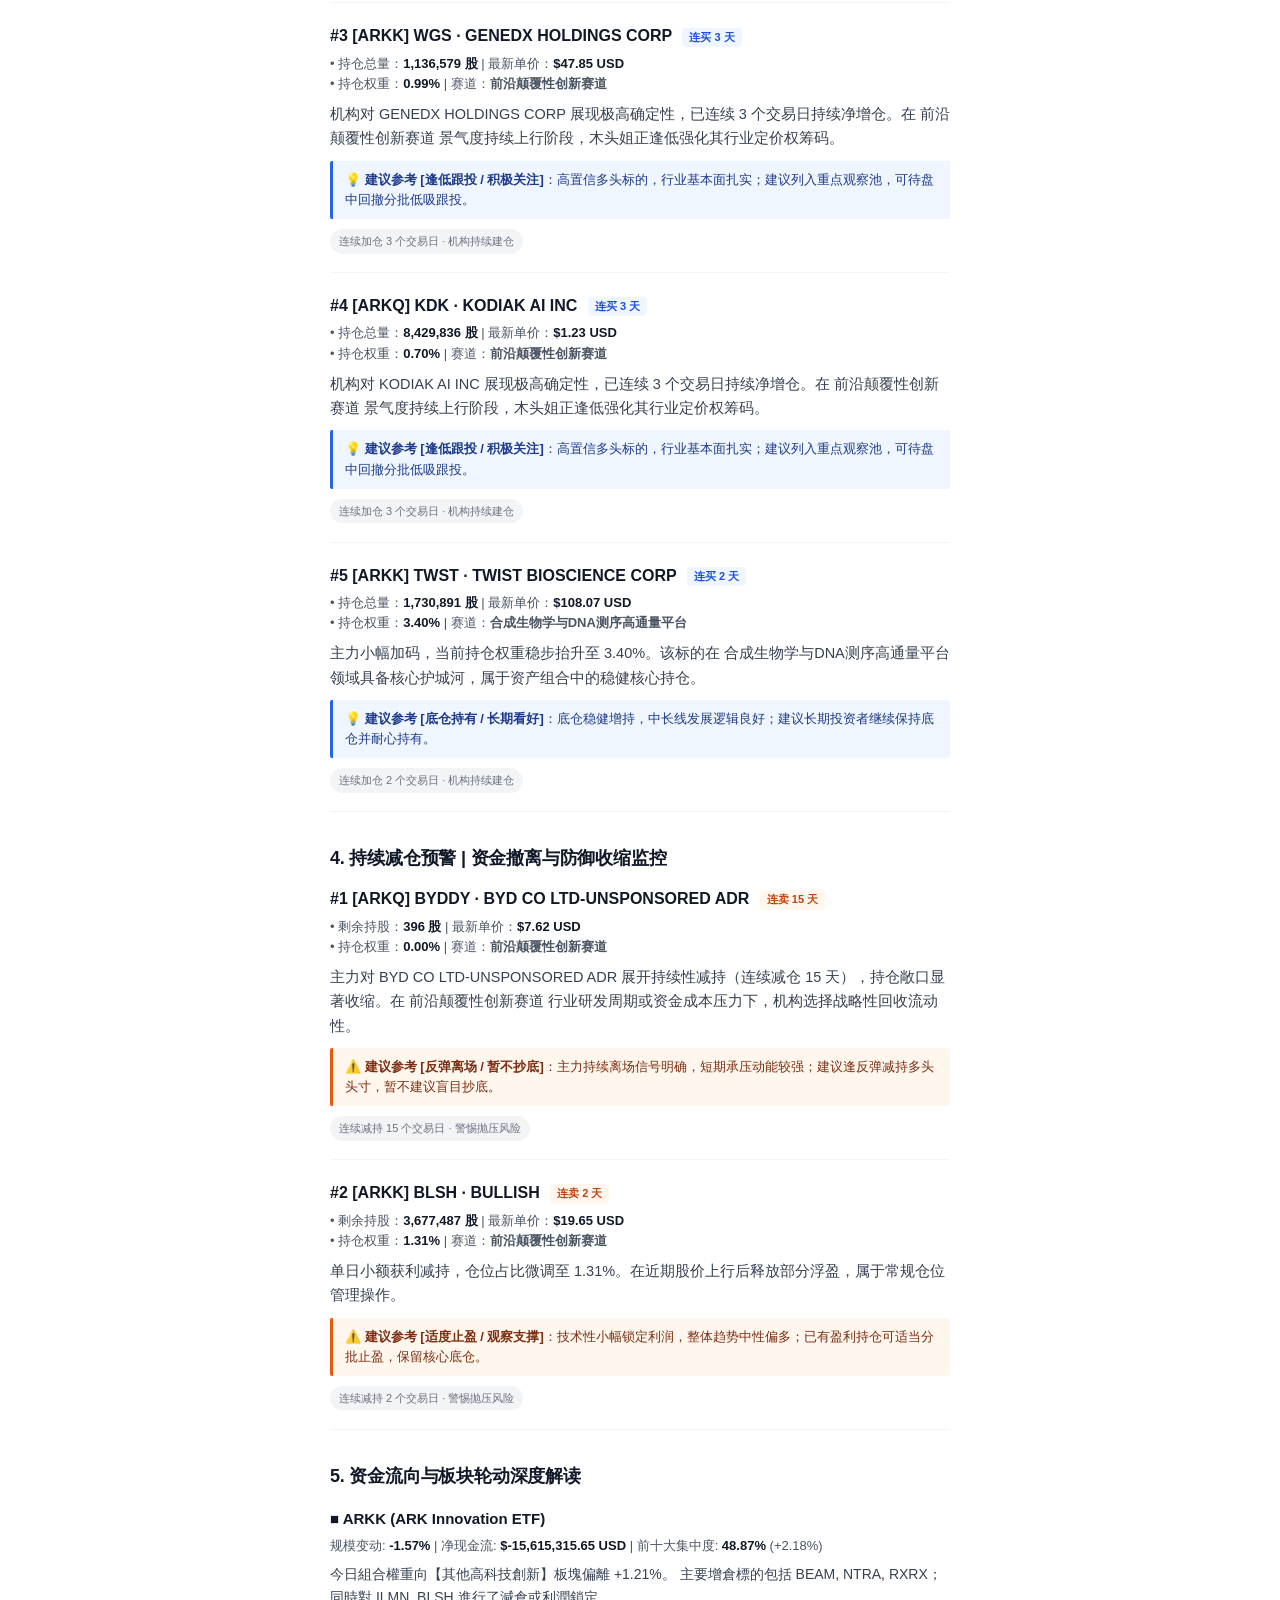
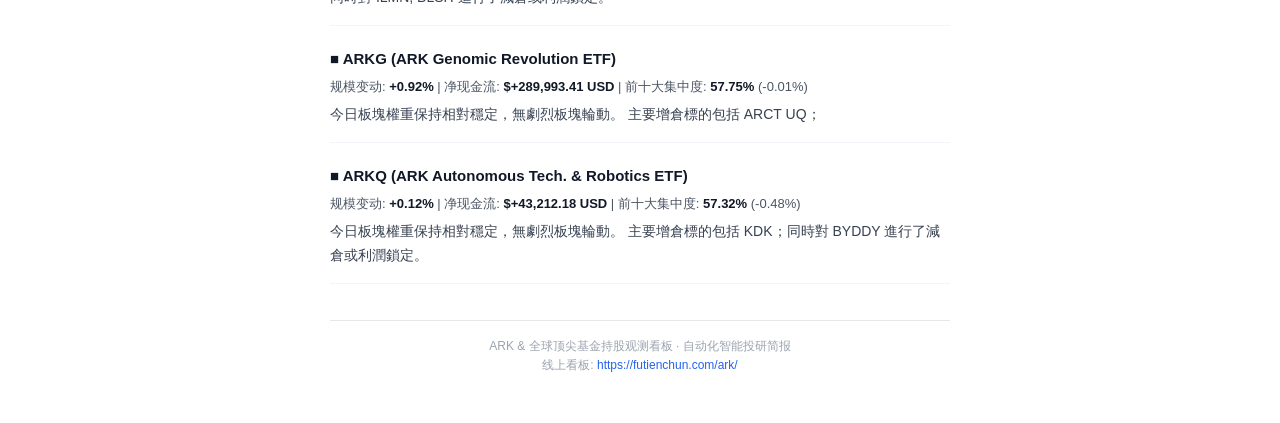
<file: ark/daily_digest.html>
<!DOCTYPE html>
<html lang="zh-CN">
<head>
<meta charset="utf-8">
<meta name="viewport" content="width=device-width, initial-scale=1.0">
<meta http-equiv="Cache-Control" content="no-cache, no-store, must-revalidate">
<meta http-equiv="Pragma" content="no-cache">
<meta http-equiv="Expires" content="0">
<meta name="version" content="202611280407">
<title>ARK & 全球顶尖基金持股观测日刊</title>
</head>
<body style="margin:0; padding:0; background-color:#FFFFFF; font-family:-apple-system, BlinkMacSystemFont, 'SF Pro Text', 'SF Pro Display', 'PingFang SC', 'Hiragino Sans GB', 'Helvetica Neue', Arial, sans-serif; -webkit-font-smoothing:antialiased; color:#111827; line-height:1.68;">

<div style="max-width:620px; margin:0 auto; padding:24px 18px 48px 18px;">

  <!-- Header -->
  <div style="border-bottom:2px solid #111827; padding-bottom:14px; margin-bottom:26px;">
    <div style="font-size:11px; font-weight:700; color:#4B5563; text-transform:uppercase; letter-spacing:1px; margin-bottom:4px;">
      ARK & TOP GLOBAL FUNDS DAILY DIGEST
    </div>
    <h1 style="font-size:22px; font-weight:800; color:#111827; margin:0 0 6px 0; line-height:1.3; letter-spacing:-0.4px;">
      ARK & 全球顶尖基金持股观测日刊
    </h1>
    <div style="font-size:13px; color:#6B7280;">
      数据基准时间：2026-11-28 04:07:49 · 美股收盘持仓监控
    </div>
  </div>

  <div style="margin-bottom:34px;">
    <h2 style="font-size:18px; font-weight:800; color:#111827; margin:0 0 18px 0; line-height:1.35; letter-spacing:-0.2px;">
      1. 核心买入榜 | 机构重拳建仓与增持 Top 5 深度透视
    </h2>

    <div style="margin-bottom:22px; padding-bottom:18px; border-bottom:1px solid #F1F5F9;">
      <div style="font-size:16px; font-weight:700; color:#111827; margin-bottom:6px; line-height:1.4;">
        #1 [ARKK] BEAM · BEAM THERAPEUTICS INC
        <span style="display:inline-block; background:#DCFCE7; color:#15803D; font-size:11px; font-weight:700; padding:2px 7px; border-radius:4px; margin-left:6px; vertical-align:middle;">买入 +4.02%</span>
      </div>
      <div style="font-size:13px; color:#4B5563; margin-bottom:8px; line-height:1.55;">
        • 变动股数：<strong style="color:#111827;">+149,340 股</strong> (总持股: <strong style="color:#111827;">3,820,014 股</strong>)<br>
        • 最新单价：<strong style="color:#111827;">$23.83 USD</strong> | 交易估值：<strong style="color:#15803D;">+$3.56M USD</strong><br>
        • 持仓权重：<strong style="color:#111827;">1.66%</strong> (日偏离 <strong style="color:#111827;">+0.10%</strong>) | 状态：<strong style="color:#2563EB;">连买 3 天</strong>
      </div>
      <div style="font-size:14.5px; color:#374151; line-height:1.68; margin-bottom:10px;">
        机构对 BEAM THERAPEUTICS INC 展现极高确定性，已连续 3 个交易日持续净增仓。在 单碱基精准基因编辑药物开发 景气度持续上行阶段，木头姐正逢低强化其行业定价权筹码。
      </div>
      <div style="background:#F0FDF4; border-left:3px solid #16A34A; border-radius:2px; padding:9px 12px; font-size:13px; color:#14532D; margin-bottom:8px; line-height:1.55;">
        <strong>💡 建议参考 [逢低跟投 / 积极关注]</strong>：高置信多头标的，行业基本面扎实；建议列入重点观察池，可待盘中回撤分批低吸跟投。
      </div>
      <div>
        <span style="display:inline-block; background:#F3F4F6; color:#6B7280; font-size:11px; padding:3px 9px; border-radius:9999px;">来源 ARK官方持仓 · 赛道: 单碱基精准基因编辑药物开发</span>
      </div>
    </div>

    <div style="margin-bottom:22px; padding-bottom:18px; border-bottom:1px solid #F1F5F9;">
      <div style="font-size:16px; font-weight:700; color:#111827; margin-bottom:6px; line-height:1.4;">
        #2 [ARKK] TWST · TWIST BIOSCIENCE CORP
        <span style="display:inline-block; background:#DCFCE7; color:#15803D; font-size:11px; font-weight:700; padding:2px 7px; border-radius:4px; margin-left:6px; vertical-align:middle;">买入 +1.70%</span>
      </div>
      <div style="font-size:13px; color:#4B5563; margin-bottom:8px; line-height:1.55;">
        • 变动股数：<strong style="color:#111827;">+29,325 股</strong> (总持股: <strong style="color:#111827;">1,730,891 股</strong>)<br>
        • 最新单价：<strong style="color:#111827;">$108.07 USD</strong> | 交易估值：<strong style="color:#15803D;">+$3.17M USD</strong><br>
        • 持仓权重：<strong style="color:#111827;">3.40%</strong> (日偏离 <strong style="color:#111827;">+0.16%</strong>) | 状态：<strong style="color:#2563EB;">连买 2 天</strong>
      </div>
      <div style="font-size:14.5px; color:#374151; line-height:1.68; margin-bottom:10px;">
        主力小幅加码，当前持仓权重稳步抬升至 3.40%。该标的在 合成生物学与DNA测序高通量平台 领域具备核心护城河，属于资产组合中的稳健核心持仓。
      </div>
      <div style="background:#F0FDF4; border-left:3px solid #16A34A; border-radius:2px; padding:9px 12px; font-size:13px; color:#14532D; margin-bottom:8px; line-height:1.55;">
        <strong>💡 建议参考 [底仓持有 / 长期看好]</strong>：底仓稳健增持，中长线发展逻辑良好；建议长期投资者继续保持底仓并耐心持有。
      </div>
      <div>
        <span style="display:inline-block; background:#F3F4F6; color:#6B7280; font-size:11px; padding:3px 9px; border-radius:9999px;">来源 ARK官方持仓 · 赛道: 合成生物学与DNA测序高通量平台</span>
      </div>
    </div>

    <div style="margin-bottom:22px; padding-bottom:18px; border-bottom:1px solid #F1F5F9;">
      <div style="font-size:16px; font-weight:700; color:#111827; margin-bottom:6px; line-height:1.4;">
        #3 [ARKK] CRSP · CRISPR THERAPEUTICS AG
        <span style="display:inline-block; background:#DCFCE7; color:#15803D; font-size:11px; font-weight:700; padding:2px 7px; border-radius:4px; margin-left:6px; vertical-align:middle;">买入 +2.13%</span>
      </div>
      <div style="font-size:13px; color:#4B5563; margin-bottom:8px; line-height:1.55;">
        • 变动股数：<strong style="color:#111827;">+68,810 股</strong> (总持股: <strong style="color:#111827;">3,266,124 股</strong>)<br>
        • 最新单价：<strong style="color:#111827;">$42.56 USD</strong> | 交易估值：<strong style="color:#15803D;">+$2.93M USD</strong><br>
        • 持仓权重：<strong style="color:#111827;">2.53%</strong> (日偏离 <strong style="color:#111827;">+0.07%</strong>) | 状态：<strong style="color:#2563EB;">连买 3 天</strong>
      </div>
      <div style="font-size:14.5px; color:#374151; line-height:1.68; margin-bottom:10px;">
        机构对 CRISPR THERAPEUTICS AG 展现极高确定性，已连续 3 个交易日持续净增仓。在 CRISPR基因编辑技术与基因疗法Casgevy 景气度持续上行阶段，木头姐正逢低强化其行业定价权筹码。
      </div>
      <div style="background:#F0FDF4; border-left:3px solid #16A34A; border-radius:2px; padding:9px 12px; font-size:13px; color:#14532D; margin-bottom:8px; line-height:1.55;">
        <strong>💡 建议参考 [逢低跟投 / 积极关注]</strong>：高置信多头标的，行业基本面扎实；建议列入重点观察池，可待盘中回撤分批低吸跟投。
      </div>
      <div>
        <span style="display:inline-block; background:#F3F4F6; color:#6B7280; font-size:11px; padding:3px 9px; border-radius:9999px;">来源 ARK官方持仓 · 赛道: CRISPR基因编辑技术与基因疗法Casgevy</span>
      </div>
    </div>

    <div style="margin-bottom:22px; padding-bottom:18px; border-bottom:1px solid #F1F5F9;">
      <div style="font-size:16px; font-weight:700; color:#111827; margin-bottom:6px; line-height:1.4;">
        #4 [ARKK] TEM · TEMPUS AI INC-CL A
        <span style="display:inline-block; background:#DCFCE7; color:#15803D; font-size:11px; font-weight:700; padding:2px 7px; border-radius:4px; margin-left:6px; vertical-align:middle;">买入 +0.76%</span>
      </div>
      <div style="font-size:13px; color:#4B5563; margin-bottom:8px; line-height:1.55;">
        • 变动股数：<strong style="color:#111827;">+38,644 股</strong> (总持股: <strong style="color:#111827;">5,039,612 股</strong>)<br>
        • 最新单价：<strong style="color:#111827;">$54.74 USD</strong> | 交易估值：<strong style="color:#15803D;">+$2.12M USD</strong><br>
        • 持仓权重：<strong style="color:#111827;">5.02%</strong> (日偏离 <strong style="color:#111827;">+0.23%</strong>) | 状态：<strong style="color:#2563EB;">单日加仓</strong>
      </div>
      <div style="font-size:14.5px; color:#374151; line-height:1.68; margin-bottom:10px;">
        主力小幅加码，当前持仓权重稳步抬升至 5.02%。该标的在 AI精准肿瘤医疗大数据引擎 (Tempus AI) 领域具备核心护城河，属于资产组合中的稳健核心持仓。
      </div>
      <div style="background:#F0FDF4; border-left:3px solid #16A34A; border-radius:2px; padding:9px 12px; font-size:13px; color:#14532D; margin-bottom:8px; line-height:1.55;">
        <strong>💡 建议参考 [底仓持有 / 长期看好]</strong>：底仓稳健增持，中长线发展逻辑良好；建议长期投资者继续保持底仓并耐心持有。
      </div>
      <div>
        <span style="display:inline-block; background:#F3F4F6; color:#6B7280; font-size:11px; padding:3px 9px; border-radius:9999px;">来源 ARK官方持仓 · 赛道: AI精准肿瘤医疗大数据引擎 (Tempus AI)</span>
      </div>
    </div>

    <div style="margin-bottom:22px; padding-bottom:18px; border-bottom:1px solid #F1F5F9;">
      <div style="font-size:16px; font-weight:700; color:#111827; margin-bottom:6px; line-height:1.4;">
        #5 [ARKK] NTRA · NATERA INC
        <span style="display:inline-block; background:#DCFCE7; color:#15803D; font-size:11px; font-weight:700; padding:2px 7px; border-radius:4px; margin-left:6px; vertical-align:middle;">买入 +3.19%</span>
      </div>
      <div style="font-size:13px; color:#4B5563; margin-bottom:8px; line-height:1.55;">
        • 变动股数：<strong style="color:#111827;">+6,895 股</strong> (总持股: <strong style="color:#111827;">220,476 股</strong>)<br>
        • 最新单价：<strong style="color:#111827;">$301.33 USD</strong> | 交易估值：<strong style="color:#15803D;">+$2.08M USD</strong><br>
        • 持仓权重：<strong style="color:#111827;">1.21%</strong> (日偏离 <strong style="color:#111827;">+0.09%</strong>) | 状态：<strong style="color:#2563EB;">单日加仓</strong>
      </div>
      <div style="font-size:14.5px; color:#374151; line-height:1.68; margin-bottom:10px;">
        主力小幅加码，当前持仓权重稳步抬升至 1.21%。该标的在 前沿颠覆性创新赛道 领域具备核心护城河，属于资产组合中的稳健核心持仓。
      </div>
      <div style="background:#F0FDF4; border-left:3px solid #16A34A; border-radius:2px; padding:9px 12px; font-size:13px; color:#14532D; margin-bottom:8px; line-height:1.55;">
        <strong>💡 建议参考 [底仓持有 / 长期看好]</strong>：底仓稳健增持，中长线发展逻辑良好；建议长期投资者继续保持底仓并耐心持有。
      </div>
      <div>
        <span style="display:inline-block; background:#F3F4F6; color:#6B7280; font-size:11px; padding:3px 9px; border-radius:9999px;">来源 ARK官方持仓 · 赛道: 前沿颠覆性创新赛道</span>
      </div>
    </div>
  </div>

  <div style="margin-bottom:34px;">
    <h2 style="font-size:18px; font-weight:800; color:#111827; margin:0 0 18px 0; line-height:1.35; letter-spacing:-0.2px;">
      2. 核心卖出榜 | 资金减持与获利防御 Top 5 深度透视
    </h2>

    <div style="margin-bottom:22px; padding-bottom:18px; border-bottom:1px solid #F1F5F9;">
      <div style="font-size:16px; font-weight:700; color:#111827; margin-bottom:6px; line-height:1.4;">
        #1 [ARKK] ILMN · ILLUMINA INC
        <span style="display:inline-block; background:#FEE2E2; color:#B91C1C; font-size:11px; font-weight:700; padding:2px 7px; border-radius:4px; margin-left:6px; vertical-align:middle;">减持 -52.47%</span>
      </div>
      <div style="font-size:13px; color:#4B5563; margin-bottom:8px; line-height:1.55;">
        • 变动股数：<strong style="color:#111827;">-151,391 股</strong> (总持股: <strong style="color:#111827;">134,001 股</strong>)<br>
        • 最新单价：<strong style="color:#111827;">$200.39 USD</strong> | 交易估值：<strong style="color:#B91C1C;">-$30.34M USD</strong><br>
        • 持仓权重：<strong style="color:#111827;">0.49%</strong> (日偏离 <strong style="color:#111827;">-0.53%</strong>) | 状态：<strong style="color:#EA580C;">单日减持</strong>
      </div>
      <div style="font-size:14.5px; color:#374151; line-height:1.68; margin-bottom:10px;">
        主力对 ILLUMINA INC 展开持续性减持（连续减仓 1 天），持仓敞口显著收缩。在 前沿颠覆性创新赛道 行业研发周期或资金成本压力下，机构选择战略性回收流动性。
      </div>
      <div style="background:#FEF2F2; border-left:3px solid #DC2626; border-radius:2px; padding:9px 12px; font-size:13px; color:#7F1D1D; margin-bottom:8px; line-height:1.55;">
        <strong>⚠️ 建议参考 [反弹离场 / 暂不抄底]</strong>：主力持续离场信号明确，短期承压动能较强；建议逢反弹减持多头头寸，暂不建议盲目抄底。
      </div>
      <div>
        <span style="display:inline-block; background:#F3F4F6; color:#6B7280; font-size:11px; padding:3px 9px; border-radius:9999px;">来源 ARK官方持仓 · 赛道: 前沿颠覆性创新赛道</span>
      </div>
    </div>

    <div style="margin-bottom:22px; padding-bottom:18px; border-bottom:1px solid #F1F5F9;">
      <div style="font-size:16px; font-weight:700; color:#111827; margin-bottom:6px; line-height:1.4;">
        #2 [ARKK] BLSH · BULLISH
        <span style="display:inline-block; background:#FEE2E2; color:#B91C1C; font-size:11px; font-weight:700; padding:2px 7px; border-radius:4px; margin-left:6px; vertical-align:middle;">减持 -1.52%</span>
      </div>
      <div style="font-size:13px; color:#4B5563; margin-bottom:8px; line-height:1.55;">
        • 变动股数：<strong style="color:#111827;">-57,499 股</strong> (总持股: <strong style="color:#111827;">3,677,487 股</strong>)<br>
        • 最新单价：<strong style="color:#111827;">$19.65 USD</strong> | 交易估值：<strong style="color:#B91C1C;">-$1.13M USD</strong><br>
        • 持仓权重：<strong style="color:#111827;">1.31%</strong> (日偏离 <strong style="color:#111827;">+0.05%</strong>) | 状态：<strong style="color:#EA580C;">连卖 2 天</strong>
      </div>
      <div style="font-size:14.5px; color:#374151; line-height:1.68; margin-bottom:10px;">
        单日小额获利减持，仓位占比微调至 1.31%。在近期股价上行后释放部分浮盈，属于常规仓位管理操作。
      </div>
      <div style="background:#FEF2F2; border-left:3px solid #DC2626; border-radius:2px; padding:9px 12px; font-size:13px; color:#7F1D1D; margin-bottom:8px; line-height:1.55;">
        <strong>⚠️ 建议参考 [适度止盈 / 观察支撑]</strong>：技术性小幅锁定利润，整体趋势中性偏多；已有盈利持仓可适当分批止盈，保留核心底仓。
      </div>
      <div>
        <span style="display:inline-block; background:#F3F4F6; color:#6B7280; font-size:11px; padding:3px 9px; border-radius:9999px;">来源 ARK官方持仓 · 赛道: 前沿颠覆性创新赛道</span>
      </div>
    </div>

    <div style="margin-bottom:22px; padding-bottom:18px; border-bottom:1px solid #F1F5F9;">
      <div style="font-size:16px; font-weight:700; color:#111827; margin-bottom:6px; line-height:1.4;">
        #3 [ARKQ] BYDDY · BYD CO LTD-UNSPONSORED ADR
        <span style="display:inline-block; background:#FEE2E2; color:#B91C1C; font-size:11px; font-weight:700; padding:2px 7px; border-radius:4px; margin-left:6px; vertical-align:middle;">减持 -73.60%</span>
      </div>
      <div style="font-size:13px; color:#4B5563; margin-bottom:8px; line-height:1.55;">
        • 变动股数：<strong style="color:#111827;">-1,118 股</strong> (总持股: <strong style="color:#111827;">396 股</strong>)<br>
        • 最新单价：<strong style="color:#111827;">$7.62 USD</strong> | 交易估值：<strong style="color:#B91C1C;">-$0.01M USD</strong><br>
        • 持仓权重：<strong style="color:#111827;">0.00%</strong> (日偏离 <strong style="color:#111827;">+0.00%</strong>) | 状态：<strong style="color:#EA580C;">连卖 15 天</strong>
      </div>
      <div style="font-size:14.5px; color:#374151; line-height:1.68; margin-bottom:10px;">
        主力对 BYD CO LTD-UNSPONSORED ADR 展开持续性减持（连续减仓 15 天），持仓敞口显著收缩。在 前沿颠覆性创新赛道 行业研发周期或资金成本压力下，机构选择战略性回收流动性。
      </div>
      <div style="background:#FEF2F2; border-left:3px solid #DC2626; border-radius:2px; padding:9px 12px; font-size:13px; color:#7F1D1D; margin-bottom:8px; line-height:1.55;">
        <strong>⚠️ 建议参考 [反弹离场 / 暂不抄底]</strong>：主力持续离场信号明确，短期承压动能较强；建议逢反弹减持多头头寸，暂不建议盲目抄底。
      </div>
      <div>
        <span style="display:inline-block; background:#F3F4F6; color:#6B7280; font-size:11px; padding:3px 9px; border-radius:9999px;">来源 ARK官方持仓 · 赛道: 前沿颠覆性创新赛道</span>
      </div>
    </div>
  </div>

  <div style="margin-bottom:34px;">
    <h2 style="font-size:18px; font-weight:800; color:#111827; margin:0 0 18px 0; line-height:1.35; letter-spacing:-0.2px;">
      3. 持续加仓追踪 | 机构高置信连买异动监控
    </h2>

    <div style="margin-bottom:22px; padding-bottom:18px; border-bottom:1px solid #F1F5F9;">
      <div style="font-size:16px; font-weight:700; color:#111827; margin-bottom:6px; line-height:1.4;">
        #1 [ARKK] CRSP · CRISPR THERAPEUTICS AG
        <span style="display:inline-block; background:#EFF6FF; color:#1D4ED8; font-size:11px; font-weight:700; padding:2px 7px; border-radius:4px; margin-left:6px; vertical-align:middle;">连买 3 天</span>
      </div>
      <div style="font-size:13px; color:#4B5563; margin-bottom:8px; line-height:1.55;">
        • 持仓总量：<strong style="color:#111827;">3,266,124 股</strong> | 最新单价：<strong style="color:#111827;">$42.56 USD</strong><br>
        • 持仓权重：<strong style="color:#111827;">2.53%</strong> | 赛道：<strong style="color:#4B5563;">CRISPR基因编辑技术与基因疗法Casgevy</strong>
      </div>
      <div style="font-size:14.5px; color:#374151; line-height:1.68; margin-bottom:10px;">
        机构对 CRISPR THERAPEUTICS AG 展现极高确定性，已连续 3 个交易日持续净增仓。在 CRISPR基因编辑技术与基因疗法Casgevy 景气度持续上行阶段，木头姐正逢低强化其行业定价权筹码。
      </div>
      <div style="background:#EFF6FF; border-left:3px solid #2563EB; border-radius:2px; padding:9px 12px; font-size:13px; color:#1E3A8A; margin-bottom:8px; line-height:1.55;">
        <strong>💡 建议参考 [逢低跟投 / 积极关注]</strong>：高置信多头标的，行业基本面扎实；建议列入重点观察池，可待盘中回撤分批低吸跟投。
      </div>
      <div>
        <span style="display:inline-block; background:#F3F4F6; color:#6B7280; font-size:11px; padding:3px 9px; border-radius:9999px;">连续加仓 3 个交易日 · 机构持续建仓</span>
      </div>
    </div>

    <div style="margin-bottom:22px; padding-bottom:18px; border-bottom:1px solid #F1F5F9;">
      <div style="font-size:16px; font-weight:700; color:#111827; margin-bottom:6px; line-height:1.4;">
        #2 [ARKK] BEAM · BEAM THERAPEUTICS INC
        <span style="display:inline-block; background:#EFF6FF; color:#1D4ED8; font-size:11px; font-weight:700; padding:2px 7px; border-radius:4px; margin-left:6px; vertical-align:middle;">连买 3 天</span>
      </div>
      <div style="font-size:13px; color:#4B5563; margin-bottom:8px; line-height:1.55;">
        • 持仓总量：<strong style="color:#111827;">3,820,014 股</strong> | 最新单价：<strong style="color:#111827;">$23.83 USD</strong><br>
        • 持仓权重：<strong style="color:#111827;">1.66%</strong> | 赛道：<strong style="color:#4B5563;">单碱基精准基因编辑药物开发</strong>
      </div>
      <div style="font-size:14.5px; color:#374151; line-height:1.68; margin-bottom:10px;">
        机构对 BEAM THERAPEUTICS INC 展现极高确定性，已连续 3 个交易日持续净增仓。在 单碱基精准基因编辑药物开发 景气度持续上行阶段，木头姐正逢低强化其行业定价权筹码。
      </div>
      <div style="background:#EFF6FF; border-left:3px solid #2563EB; border-radius:2px; padding:9px 12px; font-size:13px; color:#1E3A8A; margin-bottom:8px; line-height:1.55;">
        <strong>💡 建议参考 [逢低跟投 / 积极关注]</strong>：高置信多头标的，行业基本面扎实；建议列入重点观察池，可待盘中回撤分批低吸跟投。
      </div>
      <div>
        <span style="display:inline-block; background:#F3F4F6; color:#6B7280; font-size:11px; padding:3px 9px; border-radius:9999px;">连续加仓 3 个交易日 · 机构持续建仓</span>
      </div>
    </div>

    <div style="margin-bottom:22px; padding-bottom:18px; border-bottom:1px solid #F1F5F9;">
      <div style="font-size:16px; font-weight:700; color:#111827; margin-bottom:6px; line-height:1.4;">
        #3 [ARKK] WGS · GENEDX HOLDINGS CORP
        <span style="display:inline-block; background:#EFF6FF; color:#1D4ED8; font-size:11px; font-weight:700; padding:2px 7px; border-radius:4px; margin-left:6px; vertical-align:middle;">连买 3 天</span>
      </div>
      <div style="font-size:13px; color:#4B5563; margin-bottom:8px; line-height:1.55;">
        • 持仓总量：<strong style="color:#111827;">1,136,579 股</strong> | 最新单价：<strong style="color:#111827;">$47.85 USD</strong><br>
        • 持仓权重：<strong style="color:#111827;">0.99%</strong> | 赛道：<strong style="color:#4B5563;">前沿颠覆性创新赛道</strong>
      </div>
      <div style="font-size:14.5px; color:#374151; line-height:1.68; margin-bottom:10px;">
        机构对 GENEDX HOLDINGS CORP 展现极高确定性，已连续 3 个交易日持续净增仓。在 前沿颠覆性创新赛道 景气度持续上行阶段，木头姐正逢低强化其行业定价权筹码。
      </div>
      <div style="background:#EFF6FF; border-left:3px solid #2563EB; border-radius:2px; padding:9px 12px; font-size:13px; color:#1E3A8A; margin-bottom:8px; line-height:1.55;">
        <strong>💡 建议参考 [逢低跟投 / 积极关注]</strong>：高置信多头标的，行业基本面扎实；建议列入重点观察池，可待盘中回撤分批低吸跟投。
      </div>
      <div>
        <span style="display:inline-block; background:#F3F4F6; color:#6B7280; font-size:11px; padding:3px 9px; border-radius:9999px;">连续加仓 3 个交易日 · 机构持续建仓</span>
      </div>
    </div>

    <div style="margin-bottom:22px; padding-bottom:18px; border-bottom:1px solid #F1F5F9;">
      <div style="font-size:16px; font-weight:700; color:#111827; margin-bottom:6px; line-height:1.4;">
        #4 [ARKQ] KDK · KODIAK AI INC
        <span style="display:inline-block; background:#EFF6FF; color:#1D4ED8; font-size:11px; font-weight:700; padding:2px 7px; border-radius:4px; margin-left:6px; vertical-align:middle;">连买 3 天</span>
      </div>
      <div style="font-size:13px; color:#4B5563; margin-bottom:8px; line-height:1.55;">
        • 持仓总量：<strong style="color:#111827;">8,429,836 股</strong> | 最新单价：<strong style="color:#111827;">$1.23 USD</strong><br>
        • 持仓权重：<strong style="color:#111827;">0.70%</strong> | 赛道：<strong style="color:#4B5563;">前沿颠覆性创新赛道</strong>
      </div>
      <div style="font-size:14.5px; color:#374151; line-height:1.68; margin-bottom:10px;">
        机构对 KODIAK AI INC 展现极高确定性，已连续 3 个交易日持续净增仓。在 前沿颠覆性创新赛道 景气度持续上行阶段，木头姐正逢低强化其行业定价权筹码。
      </div>
      <div style="background:#EFF6FF; border-left:3px solid #2563EB; border-radius:2px; padding:9px 12px; font-size:13px; color:#1E3A8A; margin-bottom:8px; line-height:1.55;">
        <strong>💡 建议参考 [逢低跟投 / 积极关注]</strong>：高置信多头标的，行业基本面扎实；建议列入重点观察池，可待盘中回撤分批低吸跟投。
      </div>
      <div>
        <span style="display:inline-block; background:#F3F4F6; color:#6B7280; font-size:11px; padding:3px 9px; border-radius:9999px;">连续加仓 3 个交易日 · 机构持续建仓</span>
      </div>
    </div>

    <div style="margin-bottom:22px; padding-bottom:18px; border-bottom:1px solid #F1F5F9;">
      <div style="font-size:16px; font-weight:700; color:#111827; margin-bottom:6px; line-height:1.4;">
        #5 [ARKK] TWST · TWIST BIOSCIENCE CORP
        <span style="display:inline-block; background:#EFF6FF; color:#1D4ED8; font-size:11px; font-weight:700; padding:2px 7px; border-radius:4px; margin-left:6px; vertical-align:middle;">连买 2 天</span>
      </div>
      <div style="font-size:13px; color:#4B5563; margin-bottom:8px; line-height:1.55;">
        • 持仓总量：<strong style="color:#111827;">1,730,891 股</strong> | 最新单价：<strong style="color:#111827;">$108.07 USD</strong><br>
        • 持仓权重：<strong style="color:#111827;">3.40%</strong> | 赛道：<strong style="color:#4B5563;">合成生物学与DNA测序高通量平台</strong>
      </div>
      <div style="font-size:14.5px; color:#374151; line-height:1.68; margin-bottom:10px;">
        主力小幅加码，当前持仓权重稳步抬升至 3.40%。该标的在 合成生物学与DNA测序高通量平台 领域具备核心护城河，属于资产组合中的稳健核心持仓。
      </div>
      <div style="background:#EFF6FF; border-left:3px solid #2563EB; border-radius:2px; padding:9px 12px; font-size:13px; color:#1E3A8A; margin-bottom:8px; line-height:1.55;">
        <strong>💡 建议参考 [底仓持有 / 长期看好]</strong>：底仓稳健增持，中长线发展逻辑良好；建议长期投资者继续保持底仓并耐心持有。
      </div>
      <div>
        <span style="display:inline-block; background:#F3F4F6; color:#6B7280; font-size:11px; padding:3px 9px; border-radius:9999px;">连续加仓 2 个交易日 · 机构持续建仓</span>
      </div>
    </div>
  </div>

  <div style="margin-bottom:34px;">
    <h2 style="font-size:18px; font-weight:800; color:#111827; margin:0 0 18px 0; line-height:1.35; letter-spacing:-0.2px;">
      4. 持续减仓预警 | 资金撤离与防御收缩监控
    </h2>

    <div style="margin-bottom:22px; padding-bottom:18px; border-bottom:1px solid #F1F5F9;">
      <div style="font-size:16px; font-weight:700; color:#111827; margin-bottom:6px; line-height:1.4;">
        #1 [ARKQ] BYDDY · BYD CO LTD-UNSPONSORED ADR
        <span style="display:inline-block; background:#FFF7ED; color:#C2410C; font-size:11px; font-weight:700; padding:2px 7px; border-radius:4px; margin-left:6px; vertical-align:middle;">连卖 15 天</span>
      </div>
      <div style="font-size:13px; color:#4B5563; margin-bottom:8px; line-height:1.55;">
        • 剩余持股：<strong style="color:#111827;">396 股</strong> | 最新单价：<strong style="color:#111827;">$7.62 USD</strong><br>
        • 持仓权重：<strong style="color:#111827;">0.00%</strong> | 赛道：<strong style="color:#4B5563;">前沿颠覆性创新赛道</strong>
      </div>
      <div style="font-size:14.5px; color:#374151; line-height:1.68; margin-bottom:10px;">
        主力对 BYD CO LTD-UNSPONSORED ADR 展开持续性减持（连续减仓 15 天），持仓敞口显著收缩。在 前沿颠覆性创新赛道 行业研发周期或资金成本压力下，机构选择战略性回收流动性。
      </div>
      <div style="background:#FFF7ED; border-left:3px solid #EA580C; border-radius:2px; padding:9px 12px; font-size:13px; color:#7C2D12; margin-bottom:8px; line-height:1.55;">
        <strong>⚠️ 建议参考 [反弹离场 / 暂不抄底]</strong>：主力持续离场信号明确，短期承压动能较强；建议逢反弹减持多头头寸，暂不建议盲目抄底。
      </div>
      <div>
        <span style="display:inline-block; background:#F3F4F6; color:#6B7280; font-size:11px; padding:3px 9px; border-radius:9999px;">连续减持 15 个交易日 · 警惕抛压风险</span>
      </div>
    </div>

    <div style="margin-bottom:22px; padding-bottom:18px; border-bottom:1px solid #F1F5F9;">
      <div style="font-size:16px; font-weight:700; color:#111827; margin-bottom:6px; line-height:1.4;">
        #2 [ARKK] BLSH · BULLISH
        <span style="display:inline-block; background:#FFF7ED; color:#C2410C; font-size:11px; font-weight:700; padding:2px 7px; border-radius:4px; margin-left:6px; vertical-align:middle;">连卖 2 天</span>
      </div>
      <div style="font-size:13px; color:#4B5563; margin-bottom:8px; line-height:1.55;">
        • 剩余持股：<strong style="color:#111827;">3,677,487 股</strong> | 最新单价：<strong style="color:#111827;">$19.65 USD</strong><br>
        • 持仓权重：<strong style="color:#111827;">1.31%</strong> | 赛道：<strong style="color:#4B5563;">前沿颠覆性创新赛道</strong>
      </div>
      <div style="font-size:14.5px; color:#374151; line-height:1.68; margin-bottom:10px;">
        单日小额获利减持，仓位占比微调至 1.31%。在近期股价上行后释放部分浮盈，属于常规仓位管理操作。
      </div>
      <div style="background:#FFF7ED; border-left:3px solid #EA580C; border-radius:2px; padding:9px 12px; font-size:13px; color:#7C2D12; margin-bottom:8px; line-height:1.55;">
        <strong>⚠️ 建议参考 [适度止盈 / 观察支撑]</strong>：技术性小幅锁定利润，整体趋势中性偏多；已有盈利持仓可适当分批止盈，保留核心底仓。
      </div>
      <div>
        <span style="display:inline-block; background:#F3F4F6; color:#6B7280; font-size:11px; padding:3px 9px; border-radius:9999px;">连续减持 2 个交易日 · 警惕抛压风险</span>
      </div>
    </div>
  </div>

  <div style="margin-bottom:34px;">
    <h2 style="font-size:18px; font-weight:800; color:#111827; margin:0 0 18px 0; line-height:1.35; letter-spacing:-0.2px;">
      5. 资金流向与板块轮动深度解读
    </h2>

    <div style="margin-bottom:20px; padding-bottom:16px; border-bottom:1px solid #F1F5F9;">
      <div style="font-size:15px; font-weight:700; color:#111827; margin-bottom:4px;">
        ■ ARKK (ARK Innovation ETF)
      </div>
      <div style="font-size:13px; color:#4B5563; margin-bottom:6px;">
        规模变动: <strong style="color:#111827;">-1.57%</strong> | 净现金流: <strong style="color:#111827;">$-15,615,315.65 USD</strong> | 前十大集中度: <strong style="color:#111827;">48.87%</strong> (+2.18%)
      </div>
      <div style="font-size:14px; color:#374151; line-height:1.65;">
        今日組合權重向【其他高科技創新】板塊偏離 +1.21%。 主要增倉標的包括 BEAM, NTRA, RXRX；同時對 ILMN, BLSH 進行了減倉或利潤鎖定。
      </div>
    </div>

    <div style="margin-bottom:20px; padding-bottom:16px; border-bottom:1px solid #F1F5F9;">
      <div style="font-size:15px; font-weight:700; color:#111827; margin-bottom:4px;">
        ■ ARKG (ARK Genomic Revolution ETF)
      </div>
      <div style="font-size:13px; color:#4B5563; margin-bottom:6px;">
        规模变动: <strong style="color:#111827;">+0.92%</strong> | 净现金流: <strong style="color:#111827;">$+289,993.41 USD</strong> | 前十大集中度: <strong style="color:#111827;">57.75%</strong> (-0.01%)
      </div>
      <div style="font-size:14px; color:#374151; line-height:1.65;">
        今日板塊權重保持相對穩定，無劇烈板塊輪動。 主要增倉標的包括 ARCT UQ；
      </div>
    </div>

    <div style="margin-bottom:20px; padding-bottom:16px; border-bottom:1px solid #F1F5F9;">
      <div style="font-size:15px; font-weight:700; color:#111827; margin-bottom:4px;">
        ■ ARKQ (ARK Autonomous Tech. & Robotics ETF)
      </div>
      <div style="font-size:13px; color:#4B5563; margin-bottom:6px;">
        规模变动: <strong style="color:#111827;">+0.12%</strong> | 净现金流: <strong style="color:#111827;">$+43,212.18 USD</strong> | 前十大集中度: <strong style="color:#111827;">57.32%</strong> (-0.48%)
      </div>
      <div style="font-size:14px; color:#374151; line-height:1.65;">
        今日板塊權重保持相對穩定，無劇烈板塊輪動。 主要增倉標的包括 KDK；同時對 BYDDY 進行了減倉或利潤鎖定。
      </div>
    </div>

  </div>

  <!-- Footer -->
  <div style="border-top:1px solid #E5E7EB; margin-top:36px; padding-top:16px; font-size:12px; color:#9CA3AF; text-align:center; line-height:1.6;">
    ARK & 全球顶尖基金持股观测看板 · 自动化智能投研简报<br>
    线上看板: <a href="https://futienchun.com/ark/" style="color:#2563EB; text-decoration:none;">https://futienchun.com/ark/</a>
  </div>

</div>
</body>
</html>
</file>
<file: style.css>
/* ==========================================================================
   1. Design System Tokens & Base Settings
   ========================================================================== */
:root {
    /* Fonts */
    --font-heading: 'Quicksand', 'M PLUS Rounded 1c', -apple-system, BlinkMacSystemFont, "Segoe UI", Roboto, sans-serif;
    --font-body: 'Quicksand', 'M PLUS Rounded 1c', -apple-system, BlinkMacSystemFont, "Segoe UI", Roboto, sans-serif;

    /* Transition Speeds */
    --transition-fast: 0.2s cubic-bezier(0.4, 0, 0.2, 1);
    --transition-normal: 0.4s cubic-bezier(0.4, 0, 0.2, 1);
    --transition-slow: 0.6s cubic-bezier(0.4, 0, 0.2, 1);
    
    /* Layout Constants */
    --header-height: 80px;
    --max-width: 1200px;
}

/* Bilingual text styling */
.en-text {
    display: block;
    font-size: 0.88em;
    opacity: 0.75;
    margin-top: 0.4rem;
    font-weight: 400;
    line-height: 1.5;
}


/* Dark Mode Tokens (Default) */
[data-theme="dark"] {
    --bg-color: #070913;
    --bg-grid: rgba(255, 255, 255, 0.02);
    --text-primary: #f1f5f9;
    --text-secondary: #94a3b8;
    
    --primary-color: #00d2ff;
    --primary-glow: rgba(0, 210, 255, 0.3);
    --secondary-color: #d946ef;
    --secondary-glow: rgba(217, 70, 239, 0.3);
    --accent-color: #3b82f6;

    --card-bg: rgba(15, 23, 42, 0.65);
    --card-border: rgba(255, 255, 255, 0.06);
    --card-hover-border: rgba(0, 210, 255, 0.4);
    
    --glass-bg: rgba(7, 9, 19, 0.75);
    --glass-border: rgba(255, 255, 255, 0.08);
    
    --input-bg: rgba(15, 23, 42, 0.8);
    --input-border: rgba(255, 255, 255, 0.1);
    
    --shadow-sm: 0 2px 8px rgba(0, 0, 0, 0.5);
    --shadow-md: 0 8px 30px rgba(0, 0, 0, 0.6);
    
    --orb-1-color: rgba(0, 210, 255, 0.15);
    --orb-2-color: rgba(217, 70, 239, 0.15);
}

/* Light Mode Tokens */
[data-theme="light"] {
    --bg-color: #f8fafc;
    --bg-grid: rgba(15, 23, 42, 0.02);
    --text-primary: #0f172a;
    --text-secondary: #475569;
    
    --primary-color: #0284c7;
    --primary-glow: rgba(2, 132, 199, 0.15);
    --secondary-color: #c026d3;
    --secondary-glow: rgba(192, 38, 211, 0.15);
    --accent-color: #2563eb;

    --card-bg: rgba(255, 255, 255, 0.8);
    --card-border: rgba(15, 23, 42, 0.06);
    --card-hover-border: rgba(2, 132, 199, 0.4);
    
    --glass-bg: rgba(255, 255, 255, 0.8);
    --glass-border: rgba(15, 23, 42, 0.08);
    
    --input-bg: #ffffff;
    --input-border: rgba(15, 23, 42, 0.15);
    
    --shadow-sm: 0 2px 8px rgba(15, 23, 42, 0.05);
    --shadow-md: 0 8px 30px rgba(15, 23, 42, 0.08);
    
    --orb-1-color: rgba(14, 165, 233, 0.08);
    --orb-2-color: rgba(232, 121, 249, 0.08);
}

/* Base Styles */
* {
    margin: 0;
    padding: 0;
    box-sizing: border-box;
}

html {
    scroll-behavior: smooth;
    font-size: 16px;
}

body {
    background-color: var(--bg-color);
    color: var(--text-primary);
    font-family: var(--font-body);
    line-height: 1.6;
    overflow-x: hidden;
    transition: background-color var(--transition-normal), color var(--transition-normal);
    position: relative;
}

/* Background grid pattern */
body::before {
    content: '';
    position: absolute;
    top: 0;
    left: 0;
    width: 100%;
    height: 100%;
    background-image: 
        linear-gradient(var(--bg-grid) 1px, transparent 1px),
        linear-gradient(90deg, var(--bg-grid) 1px, transparent 1px);
    background-size: 40px 40px;
    z-index: -2;
    pointer-events: none;
}

/* ==========================================================================
   2. Layout & Reusable UI Elements
   ========================================================================== */
.container {
    width: 100%;
    max-width: var(--max-width);
    margin: 0 auto;
    padding: 0 2rem;
}

.section-padding {
    padding: 8rem 0;
}

/* Glow Orbs */
.glow-container {
    position: absolute;
    top: 0;
    left: 0;
    width: 100%;
    height: 100%;
    overflow: hidden;
    z-index: -1;
    pointer-events: none;
}

.glow-orb {
    position: absolute;
    border-radius: 50%;
    filter: blur(120px);
    opacity: 0.8;
    animation: floatOrb 20s infinite alternate ease-in-out;
}

.orb-1 {
    width: 500px;
    height: 500px;
    background: var(--orb-1-color);
    top: -100px;
    right: -100px;
}

.orb-2 {
    width: 600px;
    height: 600px;
    background: var(--orb-2-color);
    top: 600px;
    left: -150px;
    animation-delay: -5s;
}

@keyframes floatOrb {
    0% { transform: translate(0, 0) scale(1); }
    100% { transform: translate(60px, 40px) scale(1.1); }
}

/* Headings */
h1, h2, h3, h4, h5, h6 {
    font-family: var(--font-heading);
    font-weight: 700;
    letter-spacing: -0.02em;
    line-height: 1.2;
}

.section-header {
    text-align: center;
    margin-bottom: 5rem;
}

.section-subtitle {
    font-size: 0.9rem;
    text-transform: uppercase;
    letter-spacing: 0.2em;
    color: var(--primary-color);
    font-weight: 600;
    display: inline-block;
    margin-bottom: 0.75rem;
}

.section-title {
    font-size: 2.5rem;
    font-weight: 800;
}

/* Gradient Text */
.text-gradient {
    background: linear-gradient(135deg, var(--primary-color) 0%, var(--secondary-color) 100%);
    -webkit-background-clip: text;
    -webkit-text-fill-color: transparent;
    background-clip: text;
}

/* Cards (Glassmorphism) */
.card-blur {
    background: var(--card-bg);
    border: 1px solid var(--card-border);
    backdrop-filter: blur(16px);
    -webkit-backdrop-filter: blur(16px);
    border-radius: 16px;
    padding: 2.5rem;
    box-shadow: var(--shadow-sm);
    transition: transform var(--transition-normal), 
                border-color var(--transition-normal), 
                box-shadow var(--transition-normal);
}

/* Buttons */
.btn {
    display: inline-flex;
    align-items: center;
    justify-content: center;
    padding: 0.85rem 2rem;
    border-radius: 50px;
    font-family: var(--font-heading);
    font-weight: 600;
    font-size: 0.95rem;
    text-decoration: none;
    cursor: pointer;
    transition: transform var(--transition-fast), 
                box-shadow var(--transition-fast), 
                background-color var(--transition-fast), 
                color var(--transition-fast);
}

.btn-primary {
    background-color: var(--primary-color);
    color: #070913;
    border: none;
    box-shadow: 0 4px 20px var(--primary-glow);
}

.btn-primary:hover {
    transform: translateY(-2px);
    box-shadow: 0 6px 25px var(--primary-glow);
}

.btn-secondary {
    background-color: transparent;
    color: var(--text-primary);
    border: 1.5px solid var(--card-border);
}

.btn-secondary:hover {
    background-color: var(--card-border);
    transform: translateY(-2px);
}

.btn-block {
    display: flex;
    width: 100%;
}

/* ==========================================================================
   3. Header & Navigation
   ========================================================================== */
.header {
    position: fixed;
    top: 0;
    left: 0;
    width: 100%;
    height: var(--header-height);
    background: var(--glass-bg);
    border-bottom: 1px solid var(--glass-border);
    backdrop-filter: blur(12px);
    -webkit-backdrop-filter: blur(12px);
    z-index: 1000;
    display: flex;
    align-items: center;
    transition: background-color var(--transition-normal), border-color var(--transition-normal);
}

.nav-container {
    width: 100%;
    max-width: var(--max-width);
    margin: 0 auto;
    padding: 0 2rem;
    display: flex;
    align-items: center;
    justify-content: space-between;
}

.logo {
    display: flex;
    align-items: center;
    gap: 0.75rem;
    text-decoration: none;
}

.logo-img {
    width: 44px;
    height: 44px;
    border-radius: 8px;
    object-fit: cover;
    flex-shrink: 0;
}

.logo-text {
    font-family: var(--font-heading);
    font-weight: 800;
    font-size: 1.45rem;
    color: var(--text-primary);
    line-height: 1.2;
}

.nav-menu {
    display: flex;
    align-items: center;
    gap: 2.5rem;
}

.nav-link {
    color: var(--text-secondary);
    text-decoration: none;
    font-weight: 500;
    font-size: 0.95rem;
    position: relative;
    padding: 0.5rem 0;
    transition: color var(--transition-fast);
}

.nav-link:hover, .nav-link.active {
    color: var(--text-primary);
}

/* Underline slide effect */
.nav-link::after {
    content: '';
    position: absolute;
    bottom: 0;
    left: 0;
    width: 100%;
    height: 2px;
    background-color: var(--primary-color);
    transform: scaleX(0);
    transform-origin: right;
    transition: transform var(--transition-fast);
}

.nav-link:hover::after, .nav-link.active::after {
    transform: scaleX(1);
    transform-origin: left;
}

.nav-actions {
    display: flex;
    align-items: center;
    gap: 1.5rem;
}

/* Theme Toggle */
.theme-toggle-btn {
    background: none;
    border: 1px solid var(--card-border);
    border-radius: 50%;
    width: 44px;
    height: 44px;
    display: flex;
    align-items: center;
    justify-content: center;
    cursor: pointer;
    color: var(--text-primary);
    transition: background-color var(--transition-fast);
}

.theme-toggle-btn:hover {
    background-color: var(--card-border);
}

.theme-toggle-btn svg {
    width: 20px;
    height: 20px;
}

/* Show/hide icons based on theme */
[data-theme="dark"] .sun-icon { display: block; }
[data-theme="dark"] .moon-icon { display: none; }
[data-theme="light"] .sun-icon { display: none; }
[data-theme="light"] .moon-icon { display: block; }

/* Mobile Menu Toggle */
.mobile-menu-btn {
    display: none;
    flex-direction: column;
    justify-content: space-between;
    width: 24px;
    height: 18px;
    background: none;
    border: none;
    cursor: pointer;
    z-index: 1001;
}

.mobile-menu-btn span {
    display: block;
    width: 100%;
    height: 2px;
    background-color: var(--text-primary);
    transition: transform var(--transition-fast), opacity var(--transition-fast);
}

/* Mobile active state (hamburger to cross) */
.mobile-menu-btn.active span:nth-child(1) {
    transform: translateY(8px) rotate(45deg);
}

.mobile-menu-btn.active span:nth-child(2) {
    opacity: 0;
}

.mobile-menu-btn.active span:nth-child(3) {
    transform: translateY(-8px) rotate(-45deg);
}

/* ==========================================================================
   4. Hero Section
   ========================================================================== */
.hero-section {
    position: relative;
    height: 100vh;
    display: flex;
    align-items: center;
    padding-top: var(--header-height);
}

.hero-content {
    max-width: 800px;
}

.hero-badge {
    display: inline-block;
    padding: 0.5rem 1rem;
    border-radius: 50px;
    background-color: var(--card-border);
    border: 1px solid var(--card-border);
    font-size: 0.8rem;
    font-weight: 600;
    text-transform: uppercase;
    letter-spacing: 0.15em;
    color: var(--primary-color);
    margin-bottom: 2rem;
}

.hero-title {
    font-size: clamp(3rem, 6vw, 5rem);
    font-weight: 800;
    margin-bottom: 1.5rem;
    line-height: 1.1;
}

.hero-title-small {
    font-size: clamp(1.8rem, 4.6vw, 3.8rem);
    white-space: nowrap;
}

@media (max-width: 576px) {
    .hero-title-small {
        font-size: 6.5vw;
        white-space: normal;
    }
}

.hero-description {
    font-size: clamp(1.1rem, 2vw, 1.25rem);
    color: var(--text-secondary);
    margin-bottom: 3rem;
    max-width: 650px;
    line-height: 1.7;
}

.hero-actions {
    display: flex;
    gap: 1.5rem;
}

/* Scroll Down Indicator */
.scroll-down {
    position: absolute;
    bottom: 2.5rem;
    left: 50%;
    transform: translateX(-50%);
    cursor: pointer;
    opacity: 0.7;
    transition: opacity var(--transition-fast);
}

.scroll-down:hover {
    opacity: 1;
}

.mouse {
    width: 26px;
    height: 44px;
    border: 2px solid var(--text-primary);
    border-radius: 20px;
    display: flex;
    justify-content: center;
    padding-top: 8px;
}

.wheel {
    width: 4px;
    height: 8px;
    background-color: var(--primary-color);
    border-radius: 2px;
    animation: scrollMouse 1.5s infinite;
}

@keyframes scrollMouse {
    0% { transform: translateY(0); opacity: 1; }
    100% { transform: translateY(12px); opacity: 0; }
}

/* ==========================================================================
   5. About Section
   ========================================================================== */
.about-grid {
    display: grid;
    grid-template-columns: 1.2fr 0.8fr;
    gap: 3rem;
    align-items: start;
}

.about-info h3 {
    font-size: 1.8rem;
    margin-bottom: 1.5rem;
}

.about-info p {
    color: var(--text-secondary);
    margin-bottom: 1.5rem;
}

/* Timeline */
.experience-timeline {
    margin-top: 3.5rem;
    border-left: 2px solid var(--card-border);
    padding-left: 2rem;
    position: relative;
}

.timeline-item {
    position: relative;
    margin-bottom: 2.5rem;
}

.timeline-item:last-child {
    margin-bottom: 0;
}

.timeline-dot {
    position: absolute;
    left: calc(-2rem - 6px);
    top: 6px;
    width: 10px;
    height: 10px;
    border-radius: 50%;
    background-color: var(--primary-color);
    box-shadow: 0 0 10px var(--primary-glow);
}

.timeline-date {
    font-size: 0.85rem;
    color: var(--primary-color);
    font-weight: 600;
    margin-bottom: 0.25rem;
}

.timeline-title {
    font-size: 1.15rem;
    margin-bottom: 0.5rem;
}

.timeline-desc {
    font-size: 0.95rem;
    color: var(--text-secondary);
}

/* Skills Categories */
.skills-card h3 {
    font-size: 1.5rem;
    margin-bottom: 2rem;
}

.skill-category {
    margin-bottom: 2rem;
}

.skill-category:last-child {
    margin-bottom: 0;
}

.skill-category h4 {
    font-size: 1rem;
    color: var(--text-primary);
    margin-bottom: 1rem;
    font-weight: 600;
}

.skill-tags {
    display: flex;
    flex-wrap: wrap;
    gap: 0.75rem;
}

.skill-tag {
    background-color: var(--card-border);
    border: 1px solid var(--card-border);
    color: var(--text-secondary);
    padding: 0.4rem 1rem;
    border-radius: 50px;
    font-size: 0.85rem;
    font-weight: 500;
    transition: background-color var(--transition-fast), 
                color var(--transition-fast), 
                border-color var(--transition-fast);
}

.skill-tag:hover {
    background-color: var(--primary-glow);
    border-color: var(--primary-color);
    color: var(--primary-color);
}

/* ==========================================================================
   6. Projects Section
   ========================================================================== */
.projects-grid {
    display: grid;
    grid-template-columns: repeat(2, 1fr);
    gap: 2.5rem;
}

.project-card {
    background-color: var(--card-bg);
    border: 1px solid var(--card-border);
    border-radius: 16px;
    overflow: hidden;
    transition: transform var(--transition-normal), 
                border-color var(--transition-normal), 
                box-shadow var(--transition-normal);
}

.project-card:hover {
    transform: translateY(-6px);
    border-color: var(--card-hover-border);
    box-shadow: 0 10px 30px rgba(0, 210, 255, 0.05);
}

.project-image-wrapper {
    position: relative;
    width: 100%;
    padding-bottom: 60%; /* Aspect ratio 5:3 */
    overflow: hidden;
}

.project-image {
    position: absolute;
    top: 0;
    left: 0;
    width: 100%;
    height: 100%;
    object-fit: cover;
    transition: transform var(--transition-slow);
}

.project-card:hover .project-image {
    transform: scale(1.05);
}

.project-overlay {
    position: absolute;
    top: 0;
    left: 0;
    width: 100%;
    height: 100%;
    background-color: rgba(7, 9, 19, 0.4);
    opacity: 0;
    display: flex;
    align-items: center;
    justify-content: center;
    transition: opacity var(--transition-normal);
}

.project-card:hover .project-overlay {
    opacity: 1;
}

.project-link {
    background-color: var(--bg-color);
    color: var(--text-primary);
    width: 50px;
    height: 50px;
    border-radius: 50%;
    display: flex;
    align-items: center;
    justify-content: center;
    text-decoration: none;
    transform: scale(0.8);
    transition: transform var(--transition-normal), background-color var(--transition-fast);
}

.project-card:hover .project-link {
    transform: scale(1);
}

.project-link:hover {
    background-color: var(--primary-color);
    color: #070913;
}

.project-link svg {
    width: 22px;
    height: 22px;
}

.project-info {
    padding: 2rem;
}

.project-category {
    font-size: 0.75rem;
    font-weight: 600;
    color: var(--primary-color);
    text-transform: uppercase;
    letter-spacing: 0.15em;
    display: block;
    margin-bottom: 0.75rem;
}

.project-title {
    font-size: 1.4rem;
    margin-bottom: 1rem;
}

.project-desc {
    font-size: 0.95rem;
    color: var(--text-secondary);
    margin-bottom: 1.5rem;
    line-height: 1.6;
}

.project-tags {
    display: flex;
    flex-wrap: wrap;
    gap: 0.5rem;
}

.project-tag-small {
    background-color: var(--card-border);
    color: var(--text-primary);
    padding: 0.25rem 0.75rem;
    border-radius: 4px;
    font-size: 0.75rem;
    font-weight: 500;
    display: inline-flex;
    align-items: center;
    gap: 0.35rem;
}

.project-tag-small span {
    line-height: 1;
}

.tag-icon {
    width: 12px;
    height: 12px;
    stroke-width: 2.5px;
    flex-shrink: 0;
}

.tag-icon-img {
    width: 14px;
    height: 14px;
    object-fit: contain;
    border-radius: 3px;
    flex-shrink: 0;
}

@media (min-width: 993px) {
    .project-card.featured-full {
        grid-column: span 2;
    }
}

/* ==========================================================================
   7. Podcast Section
   ========================================================================== */
.podcast-section {
    position: relative;
}

.podcast-wrapper {
    background-color: var(--card-bg);
    border: 1px solid var(--card-border);
    border-radius: 24px;
    padding: 3rem;
    box-shadow: var(--shadow-md);
    position: relative;
    overflow: hidden;
    transition: border-color var(--transition-normal), box-shadow var(--transition-normal);
}

.podcast-wrapper:hover {
    border-color: var(--card-hover-border);
    box-shadow: 0 16px 40px rgba(0, 210, 255, 0.08);
}

.podcast-container-grid {
    display: grid;
    grid-template-columns: 320px 1fr;
    gap: 3.5rem;
    align-items: center;
}

.podcast-visual-col {
    display: flex;
    flex-direction: column;
    align-items: center;
    gap: 1.25rem;
}

.podcast-cover-box {
    position: relative;
    width: 100%;
    max-width: 320px;
    border-radius: 20px;
    overflow: hidden;
    box-shadow: 0 12px 35px rgba(0, 0, 0, 0.4);
    border: 1px solid rgba(255, 255, 255, 0.1);
    transition: transform var(--transition-normal), box-shadow var(--transition-normal);
}

.podcast-cover-box:hover {
    transform: translateY(-4px) scale(1.02);
    box-shadow: 0 20px 45px rgba(217, 70, 239, 0.2);
}

.podcast-cover-img {
    width: 100%;
    height: auto;
    display: block;
}

.sound-wave-bar-container {
    display: flex;
    align-items: center;
    gap: 5px;
    height: 26px;
    padding: 0 1rem;
}

.sound-wave-bar {
    width: 4px;
    border-radius: 2px;
    background: linear-gradient(180deg, var(--primary-color), var(--secondary-color));
    animation: soundWavePulse 1.2s ease-in-out infinite alternate;
}

.sound-wave-bar:nth-child(1) { height: 10px; animation-delay: 0.1s; }
.sound-wave-bar:nth-child(2) { height: 22px; animation-delay: 0.3s; }
.sound-wave-bar:nth-child(3) { height: 16px; animation-delay: 0.5s; }
.sound-wave-bar:nth-child(4) { height: 26px; animation-delay: 0.2s; }
.sound-wave-bar:nth-child(5) { height: 14px; animation-delay: 0.4s; }
.sound-wave-bar:nth-child(6) { height: 20px; animation-delay: 0.6s; }

@keyframes soundWavePulse {
    0% { transform: scaleY(0.3); }
    100% { transform: scaleY(1); }
}

.podcast-meta-badge {
    display: inline-flex;
    align-items: center;
    gap: 0.5rem;
    font-size: 0.8rem;
    color: var(--primary-color);
    font-weight: 600;
    padding: 0.4rem 0.9rem;
    background: rgba(0, 210, 255, 0.08);
    border: 1px solid rgba(0, 210, 255, 0.2);
    border-radius: 50px;
}

.podcast-content-col h3.podcast-title {
    font-size: 2.2rem;
    font-weight: 800;
    margin-bottom: 0.4rem;
    color: var(--text-primary);
}

.podcast-tagline {
    font-size: 1.05rem;
    font-weight: 600;
    color: var(--primary-color);
    margin-bottom: 1.25rem;
}

.podcast-desc-text {
    font-size: 1rem;
    color: var(--text-secondary);
    line-height: 1.7;
    margin-bottom: 1.5rem;
}

.podcast-focus-list {
    display: flex;
    flex-wrap: wrap;
    gap: 0.75rem;
    margin-bottom: 2rem;
}

.podcast-focus-item {
    display: inline-flex;
    align-items: center;
    gap: 0.5rem;
    background: var(--card-border);
    border: 1px solid var(--card-border);
    padding: 0.45rem 0.9rem;
    border-radius: 8px;
    font-size: 0.85rem;
    color: var(--text-primary);
    font-weight: 500;
}

.podcast-platforms-heading {
    font-size: 0.95rem;
    font-weight: 700;
    color: var(--text-primary);
    margin-bottom: 1rem;
    display: flex;
    align-items: center;
    gap: 0.5rem;
}

.podcast-platforms-grid {
    display: grid;
    grid-template-columns: repeat(4, 1fr);
    gap: 1rem;
    margin-bottom: 1.5rem;
}

.platform-card {
    display: flex;
    align-items: center;
    gap: 0.75rem;
    padding: 0.85rem 1rem;
    background: rgba(255, 255, 255, 0.03);
    border: 1px solid var(--card-border);
    border-radius: 12px;
    text-decoration: none;
    color: var(--text-primary);
    transition: transform var(--transition-fast), border-color var(--transition-fast), background-color var(--transition-fast), box-shadow var(--transition-fast);
}

.platform-card:hover {
    transform: translateY(-3px);
    background: rgba(255, 255, 255, 0.06);
}

.platform-card.apple-podcasts:hover {
    border-color: #b150e2;
    box-shadow: 0 4px 15px rgba(177, 80, 226, 0.2);
}

.platform-card.spotify:hover {
    border-color: #1DB954;
    box-shadow: 0 4px 15px rgba(29, 185, 84, 0.2);
}

.platform-card.xiaoyuzhou:hover {
    border-color: #FF6600;
    box-shadow: 0 4px 15px rgba(255, 102, 0, 0.2);
}

.platform-card.ximalaya:hover {
    border-color: #F86442;
    box-shadow: 0 4px 15px rgba(248, 100, 66, 0.2);
}

.platform-icon {
    width: 28px;
    height: 28px;
    flex-shrink: 0;
    display: flex;
    align-items: center;
    justify-content: center;
}

.platform-icon svg {
    width: 100%;
    height: 100%;
}

.platform-texts {
    display: flex;
    flex-direction: column;
    line-height: 1.25;
}

.platform-name {
    font-size: 0.9rem;
    font-weight: 700;
}

.platform-sub {
    font-size: 0.75rem;
    color: var(--text-secondary);
    margin-top: 2px;
}

.podcast-search-tip {
    display: flex;
    align-items: center;
    gap: 0.75rem;
    padding: 0.75rem 1.25rem;
    background: rgba(0, 210, 255, 0.04);
    border: 1px dashed rgba(0, 210, 255, 0.25);
    border-radius: 10px;
    font-size: 0.85rem;
    color: var(--text-secondary);
}

.podcast-search-tip svg {
    width: 18px;
    height: 18px;
    color: var(--primary-color);
    flex-shrink: 0;
}

@media (max-width: 992px) {
    .podcast-container-grid {
        grid-template-columns: 1fr;
        gap: 2.5rem;
    }
    .podcast-platforms-grid {
        grid-template-columns: repeat(2, 1fr);
    }
}

@media (max-width: 576px) {
    .podcast-wrapper {
        padding: 1.75rem;
    }
    .podcast-platforms-grid {
        grid-template-columns: 1fr;
    }
}

/* ==========================================================================
   8. Contact Section
   ========================================================================== */
.contact-grid {
    display: grid;
    grid-template-columns: 0.8fr 1.2fr;
    gap: 3rem;
    align-items: start;
}

.contact-card h3 {
    font-size: 1.8rem;
    margin-bottom: 1rem;
}

.contact-card p {
    color: var(--text-secondary);
    margin-bottom: 3rem;
}

.contact-methods {
    display: flex;
    flex-direction: column;
    gap: 2rem;
}

.contact-method-item {
    display: flex;
    align-items: center;
    gap: 1.25rem;
}

.icon-wrapper {
    width: 50px;
    height: 50px;
    background-color: var(--card-border);
    border: 1px solid var(--card-border);
    border-radius: 12px;
    display: flex;
    align-items: center;
    justify-content: center;
    color: var(--primary-color);
    flex-shrink: 0;
}

.icon-wrapper svg {
    width: 22px;
    height: 22px;
}

.method-text {
    display: flex;
    flex-direction: column;
}

.method-label {
    font-size: 0.8rem;
    text-transform: uppercase;
    letter-spacing: 0.1em;
    color: var(--text-secondary);
}

.method-value {
    font-size: 1.05rem;
    font-weight: 600;
    color: var(--text-primary);
    text-decoration: none;
    transition: color var(--transition-fast);
}

a.method-value:hover {
    color: var(--primary-color);
}

/* Form Styles */
.contact-form {
    display: flex;
    flex-direction: column;
    gap: 1.75rem;
}

.form-group {
    display: flex;
    flex-direction: column;
    gap: 0.5rem;
}

.form-group label {
    font-size: 0.85rem;
    font-weight: 600;
    color: var(--text-primary);
}

.form-group input,
.form-group textarea {
    background-color: var(--input-bg);
    border: 1px solid var(--input-border);
    color: var(--text-primary);
    padding: 0.95rem 1.25rem;
    border-radius: 8px;
    font-family: var(--font-body);
    font-size: 0.95rem;
    transition: border-color var(--transition-fast), box-shadow var(--transition-fast);
}

.form-group input:focus,
.form-group textarea:focus {
    outline: none;
    border-color: var(--primary-color);
    box-shadow: 0 0 0 4px var(--primary-glow);
}

/* ==========================================================================
   8. Footer
   ========================================================================== */
.footer {
    border-top: 1px solid var(--card-border);
    padding: 3rem 0;
    background-color: var(--bg-color);
}

.footer-content {
    display: flex;
    align-items: center;
    justify-content: space-between;
}

.footer-content p {
    color: var(--text-secondary);
    font-size: 0.9rem;
}

.social-links {
    display: flex;
    gap: 1.5rem;
}

.social-links a {
    color: var(--text-secondary);
    transition: color var(--transition-fast), transform var(--transition-fast);
}

.social-links a:hover {
    color: var(--primary-color);
    transform: translateY(-2px);
}

.social-links a svg {
    width: 22px;
    height: 22px;
}

/* ==========================================================================
   9. Scroll & Animation Effects
   ========================================================================== */
.animate-fade-in {
    opacity: 0;
    animation: fadeIn 1s forwards ease-out;
}

.animate-slide-up {
    opacity: 0;
    transform: translateY(30px);
    animation: slideUp 1s forwards ease-out;
}

.animate-slide-up-delayed {
    opacity: 0;
    transform: translateY(30px);
    animation: slideUp 1s forwards ease-out;
    animation-delay: 0.3s;
}

/* JS Scroll Reveal classes */
.reveal {
    opacity: 0;
    transition: opacity var(--transition-slow), transform var(--transition-slow);
}

.reveal-up {
    opacity: 0;
    transform: translateY(50px);
    transition: opacity 1s cubic-bezier(0.2, 0.8, 0.2, 1), 
                transform 1s cubic-bezier(0.2, 0.8, 0.2, 1);
}

.reveal-left {
    opacity: 0;
    transform: translateX(-50px);
    transition: opacity 1.2s cubic-bezier(0.2, 0.8, 0.2, 1), 
                transform 1.2s cubic-bezier(0.2, 0.8, 0.2, 1);
}

.reveal-right {
    opacity: 0;
    transform: translateX(50px);
    transition: opacity 1.2s cubic-bezier(0.2, 0.8, 0.2, 1), 
                transform 1.2s cubic-bezier(0.2, 0.8, 0.2, 1);
}

.active-reveal {
    opacity: 1;
    transform: translate(0, 0);
}

@keyframes fadeIn {
    to { opacity: 1; }
}

@keyframes slideUp {
    to {
        opacity: 1;
        transform: translateY(0);
    }
}

/* ==========================================================================
   10. Responsive Media Queries
   ========================================================================== */
@media (max-width: 992px) {
    .section-padding {
        padding: 5rem 0;
    }
    
    .about-grid, .contact-grid {
        grid-template-columns: 1fr;
        gap: 4rem;
    }
    
    .skills-container {
        order: -1;
    }
}

@media (max-width: 768px) {
    /* Projects grid mobile layout override */
    .projects-grid {
        grid-template-columns: 1fr;
    }

    /* Mobile Navigation */
    .mobile-menu-btn {
        display: flex;
    }
    
    .nav-menu {
        position: fixed;
        top: var(--header-height);
        left: 0;
        width: 100%;
        height: calc(100vh - var(--header-height));
        background-color: var(--bg-color);
        flex-direction: column;
        justify-content: center;
        gap: 3rem;
        padding: 2rem;
        transform: translateX(100%);
        transition: transform var(--transition-normal);
        border-top: 1px solid var(--card-border);
    }
    
    .nav-menu.active {
        transform: translateX(0);
    }
    
    .nav-link {
        font-size: 1.5rem;
    }
    
    /* Hero section adjust */
    .hero-actions {
        flex-direction: column;
        gap: 1rem;
    }
    
    .btn {
        width: 100%;
    }
    
    .footer-content {
        flex-direction: column;
        gap: 2rem;
        text-align: center;
    }
}
</file>
